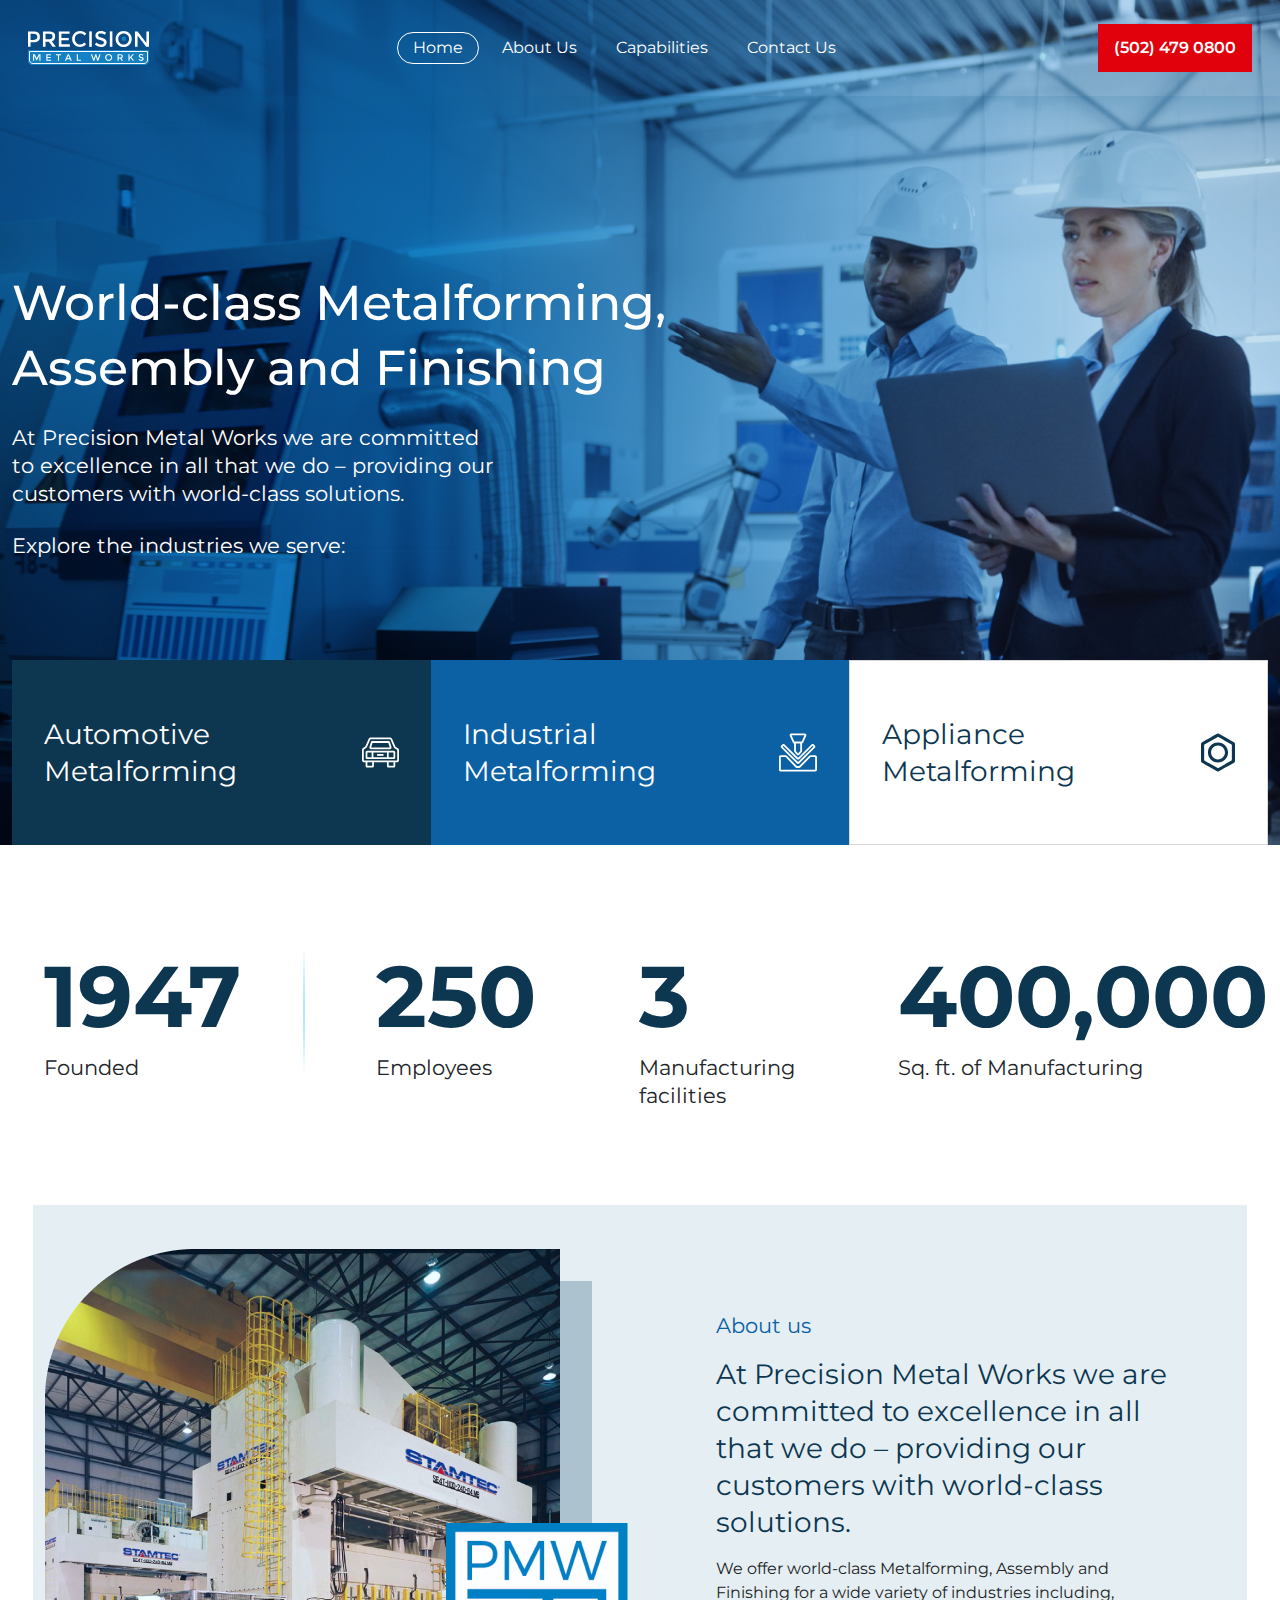
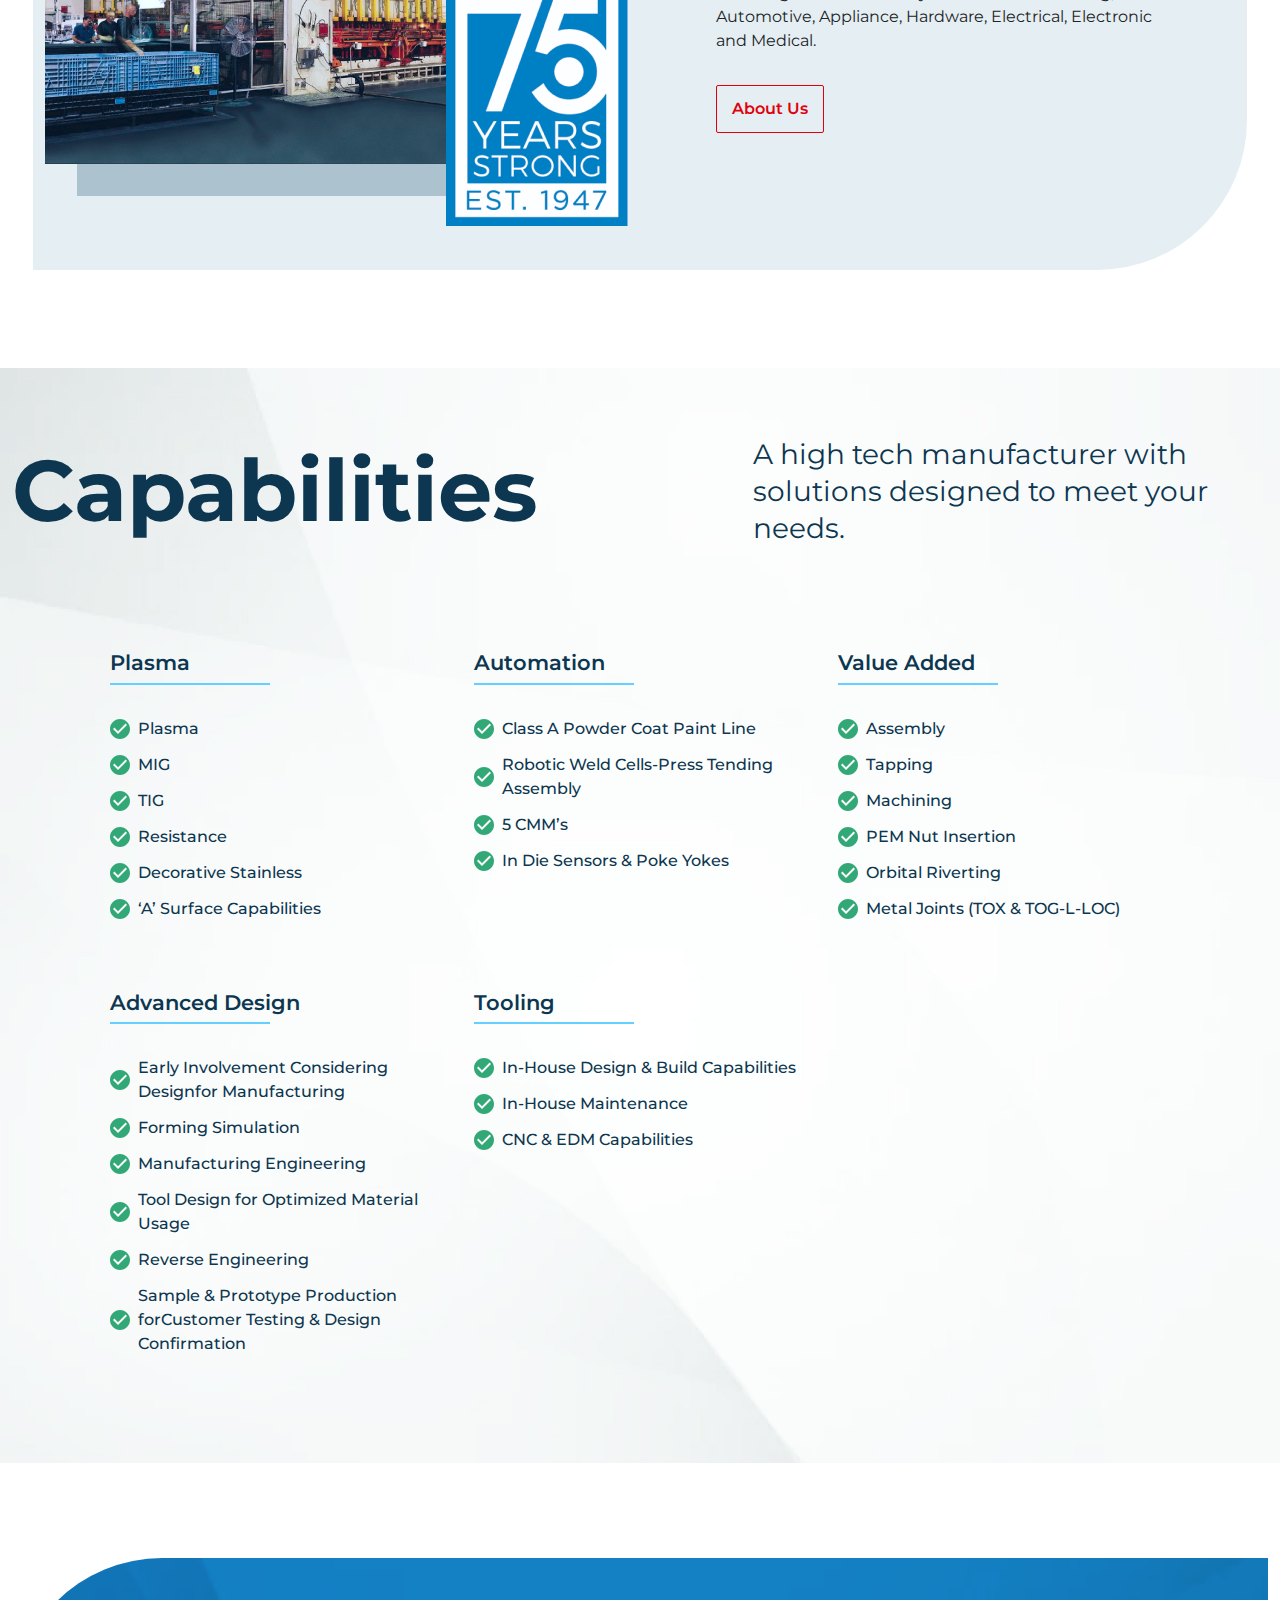
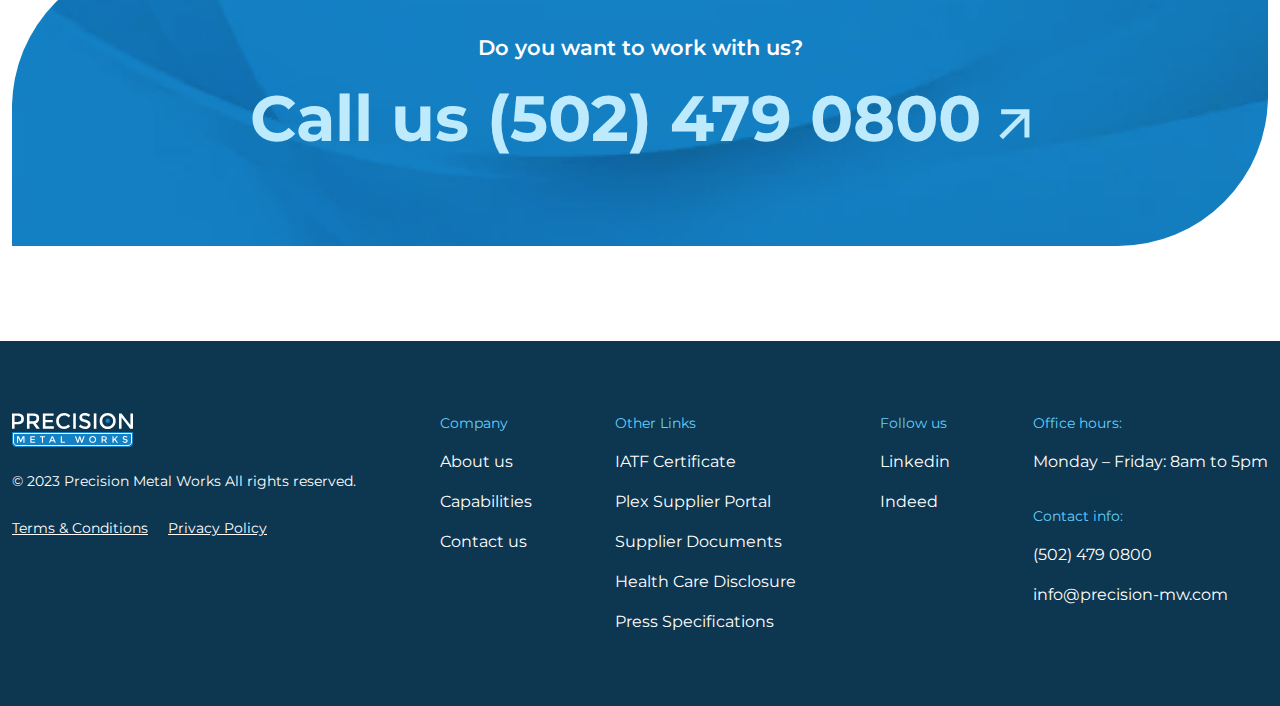
<file: index.html>
<!DOCTYPE html>
<html lang="en">

<head>
    <meta charset="UTF-8" />
    <meta name="viewport" content="width=device-width, initial-scale=1.0" />
    <title>Precision Metal Works</title>
    <link href="https://fonts.googleapis.com/css2?family=Montserrat:wght@400;500;600;700&display=swap" rel="stylesheet" />
    <link rel="stylesheet" href="./css/bootstrap.min.css" />
    <link rel="stylesheet" href="./css/custom.css" />
    <link rel="stylesheet" href="./css/responsive.css" />
</head>

<body>
    <div class="header-banner">
        <header class="header-area">
            <div class="container">
                <div class="row g-0 align-items-center justify-content-between">
                    <div class="col-lg-auto">
                        <div class="mobile-header"> <a href="index.html" class="logo"> <img src="./img/logo.svg" alt="logo" /> </a> <a href="#mainNavMenu" data-bs-toggle="collapse" class="mobile-bar" onclick="openMobileMenu()"> <span></span> <span></span> <span></span> </a> </div>
                    </div>
                    <div class="col-lg-auto navbar-expand-lg">
                        <nav class="nav-menu collapse navbar-collapse" id="mainNavMenu">
                            <ul>
                                <li class="current-menu-item"> <a href="index.html">Home</a> </li>
                                <li> <a href="about.html">About Us</a> </li>
                                <li> <a href="capabilities.html">Capabilities</a> </li>
                                <li> <a href="contact.html">Contact Us</a> </li>
                                <a href="tel:(502) 479 0800" class="red-bg-btn d-lg-none d-block">(502) 479 0800</a>
                            </ul>
                        </nav>
                    </div>
                    <div class="col-lg-auto d-none d-lg-block"> <a href="tel:(502) 479 0800" class="red-bg-btn">(502) 479 0800</a> </div>
                </div>
            </div>
        </header> 
        
        <!-- Banner-area -->
        <div class="banner-area">
            <div class="container">
                <div class="banner-content">
                    <h2>World-class Metalforming, Assembly and Finishing</h2>
                    <h5 class="mb-4">At Precision Metal Works we are committed to excellence in all that we do – providing our customers with world-class solutions.</h5>
                    <h5>Explore the industries we serve:</h5>
                </div>
                <div class="banner-bottom-content">
                    <div class="row g-0">
                        <div class="col-md-4">
                            <div class="banner-service-content automotive-metalforming">
                                <h4>Automotive Metalforming</h4>
                                <div class="banner-service-icon"> <img src="./img/banner-service-1.svg" alt="" /> </div>
                            </div>
                        </div>
                        <div class="col-md-4">
                            <div class="banner-service-content industrial-metalforming">
                                <h4>Industrial Metalforming</h4>
                                <div class="banner-service-icon"> <img src="./img/banner-service-2.svg" alt="" /> </div>
                            </div>
                        </div>
                        <div class="col-md-4">
                            <div class="banner-service-content appliance-metalforming">
                                <h4>Appliance Metalforming</h4>
                                <div class="banner-service-icon"> <img src="./img/banner-service-3.svg" alt="" /> </div>
                            </div>
                        </div>
                    </div>
                </div>
            </div>
        </div>
    </div> 

    <!-- Details area -->
    <section class="details-area">
        <div class="container">
            <div class="details-content">
                <div class="row justify-content-between">
                    <div class="col-lg-auto col-sm-6">
                        <div class="details-inner-content founded-details">
                            <h1>1947</h1>
                            <h5>Founded</h5>
                        </div>
                    </div>
                    <div class="col-lg-auto col-sm-6">
                        <div class="details-inner-content">
                            <h1>250</h1>
                            <h5>Employees</h5>
                        </div>
                    </div>
                    <div class="col-lg-auto col-sm-6">
                        <div class="details-inner-content">
                            <h1>3</h1>
                            <h5>Manufacturing <br> facilities</h5>
                        </div>
                    </div>
                    <div class="col-lg-auto col-sm-6">
                        <div class="details-inner-content">
                            <h1>400,000</h1>
                            <h5>Sq. ft. of Manufacturing</h5>
                        </div>
                    </div>
                </div>
            </div>
        </div>
    </section> 

    <!-- About Us -->
    <section class="about-us">
        <div class="container">
            <div class="row align-items-center">
                <div class="col-md">
                    <div class="about-left-img"> <img src="./img/about-us-left-img.png" alt="" />
                        <div class="about-short-img"> <img src="./img/about-us-small-img.png" alt="" /> </div>
                    </div>
                </div>
                <div class="col-md">
                    <div class="about-right-content">
                        <h5>About us</h5>
                        <h4>At Precision Metal Works we are committed to excellence in all that we do – providing our customers with world-class solutions.</h4>
                        <p>We offer world-class Metalforming, Assembly and Finishing for a wide variety of industries including, Automotive, Appliance, Hardware, Electrical, Electronic and Medical.</p>
                        <a href="about.html" class="red-btn">About Us</a>
                    </div>
                </div>
            </div>
        </div>
    </section> 

    <!-- Capabilities section -->
    <section class="capabilities-section">
        <div class="container">
            <div class="capabilities-content">
                <div class="row align-items-center">
                    <div class="col-md">
                        <div class="capabilities-heading">
                            <h1>Capabilities</h1>
                        </div>
                    </div>
                    <div class="col-md">
                        <div class="capabilities-desc">
                            <h4>A high tech manufacturer with solutions designed to meet your needs.</h4>
                        </div>
                    </div>
                </div>
            </div>
            <div class="div-1060">
                <div class="row custom-gutter">
                    <div class="col-md-4 col-sm-6">
                        <div class="capabilities-list">
                            <h5>Plasma</h5>
                            <ul>
                                <li>Plasma</li>
                                <li>MIG</li>
                                <li>TIG</li>
                                <li>Resistance</li>
                                <li>Decorative Stainless</li>
                                <li>‘A’ Surface Capabilities</li>
                            </ul>
                        </div>
                    </div>
                    <div class="col-md-4 col-sm-6">
                        <div class="capabilities-list">
                            <h5>Automation</h5>
                            <ul>
                                <li>Class A Powder Coat Paint Line</li>
                                <li>Robotic Weld Cells-Press Tending Assembly</li>
                                <li>5 CMM’s</li>
                                <li>In Die Sensors & Poke Yokes</li>
                            </ul>
                        </div>
                    </div>
                    <div class="col-md-4 col-sm-6">
                        <div class="capabilities-list">
                            <h5>Value Added</h5>
                            <ul>
                                <li>Assembly</li>
                                <li>Tapping</li>
                                <li>Machining</li>
                                <li>PEM Nut Insertion</li>
                                <li>Orbital Riverting</li>
                                <li>Metal Joints (TOX & TOG-L-LOC)</li>
                            </ul>
                        </div>
                    </div>
                    <div class="col-md-4 col-sm-6">
                        <div class="capabilities-list">
                            <h5>Advanced Design</h5>
                            <ul>
                                <li>Early Involvement Considering Designfor Manufacturing</li>
                                <li>Forming Simulation</li>
                                <li>Manufacturing Engineering</li>
                                <li>Tool Design for Optimized Material Usage</li>
                                <li>Reverse Engineering</li>
                                <li>Sample & Prototype Production forCustomer Testing & Design Confirmation</li>
                            </ul>
                        </div>
                    </div>
                    <div class="col-md-4 col-sm-6">
                        <div class="capabilities-list">
                            <h5>Tooling</h5>
                            <ul>
                                <li>In-House Design & Build Capabilities</li>
                                <li>In-House Maintenance</li>
                                <li>CNC & EDM Capabilities</li>
                            </ul>
                        </div>
                    </div>
                </div>
            </div>
        </div>
    </section> 
    
    <!-- Call Us -->
    <section class="call-us">
        <div class="container">
            <div class="call-us-content">
                <h5>Do you want to work with us?</h5>
                <a href="tel:(502) 479 0800">Call us (502) 479 0800 <img src="./img/arrow-right.svg" alt=""></a>
            </div>
        </div>
    </section> 
    
    <!-- Footer area -->
    <footer class="footer-area">
        <div class="container">
            <div class="row justify-content-between g-4">
                <div class="col-lg-auto">
                    <div class="footer-content"> 
                        <a href="index.html" class="footer-logo"><img src="./img/logo.svg" alt=""></a>
                        <p>&copy; 2023 Precision Metal Works All rights reserved.</p> <a href="terms-condition.html" class="footer-link">Terms & Conditions</a> <a href="privacy-policy.html" class="footer-link">Privacy Policy</a>
                    </div>
                </div>
                <div class="col-lg-auto">
                    <div class="footer-content company">
                        <h6>Company</h6>
                        <ul>
                            <li> <a href="about.html">About us</a> </li>
                            <li> <a href="capabilities.html">Capabilities</a> </li>
                            <li> <a href="contact.html">Contact us</a> </li>
                        </ul>
                    </div>
                </div>
                <div class="col-lg-auto">
                    <div class="footer-content other-link">
                        <h6>Other Links</h6>
                        <ul>
                            <li> <a href="./file/IATF.pdf" download >IATF Certificate</a> </li>
                            <li> <a href="http://plex.precision-mw.com/" target="_blank">Plex Supplier Portal</a> </li>
                            <li> <a href="supplier.html">Supplier Documents</a> </li>
                            <li> <a href="./file/HealtcareLink.txt" download >Health Care Disclosure</a> </li>
                            <li> <a href="./file/PressSpecs.pdf" download >Press Specifications</a> </li>
                        </ul>
                    </div>
                </div>
                <div class="col-lg-auto">
                    <div class="footer-content follow-us">
                        <h6>Follow us</h6>
                        <ul>
                            <li> <a href="https://www.linkedin.com/company/precision-mw" target="_blank">Linkedin</a> </li>
                            <li> <a href="https://www.indeed.com/cmp/Precision-Metal-Works/jobs" target="_blank">Indeed</a> </li>
                        </ul>
                    </div>
                </div>
                <div class="col-lg-auto">
                    <div class="footer-content office-hour">
                        <h6>Office hours:</h6>
                        <ul>
                            <li> <a href="#">Monday – Friday: 8am to 5pm</a> </li>
                        </ul>
                        <div class="footer-content contact-info">
                            <h6>Contact info:</h6>
                            <ul>
                                <li> <a href="tel:(502) 479 0800">(502) 479 0800</a> </li>
                                <li> <a href="mailto:info@precision-mw.com">info@precision-mw.com</a> </li>
                            </ul>
                        </div>
                    </div>
                </div>
            </div>
        </div>
    </footer>
    <script src="./js/jquery-3.6.4.min.js"></script>
    <script src="./js/bootstrap.min.js"></script>
    <script src="./js/main.js"></script>
</body>
</html>
</file>
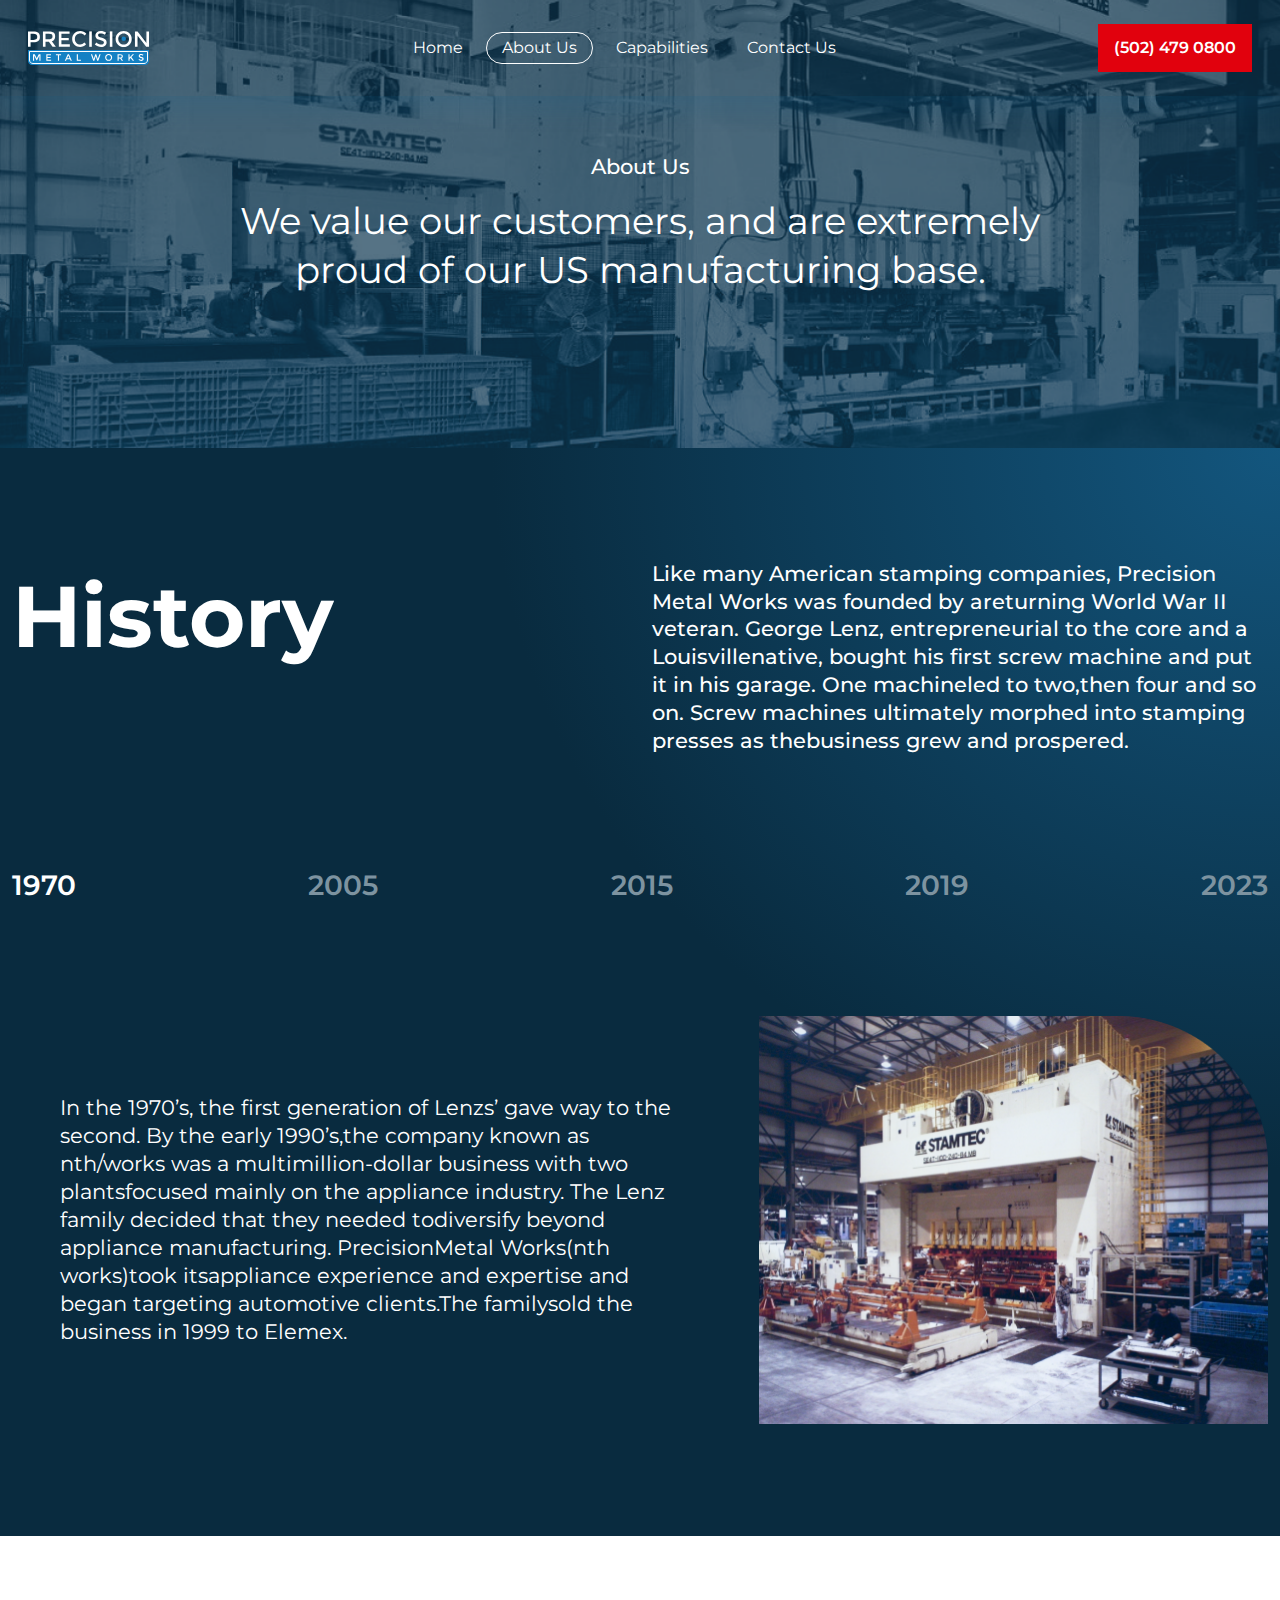
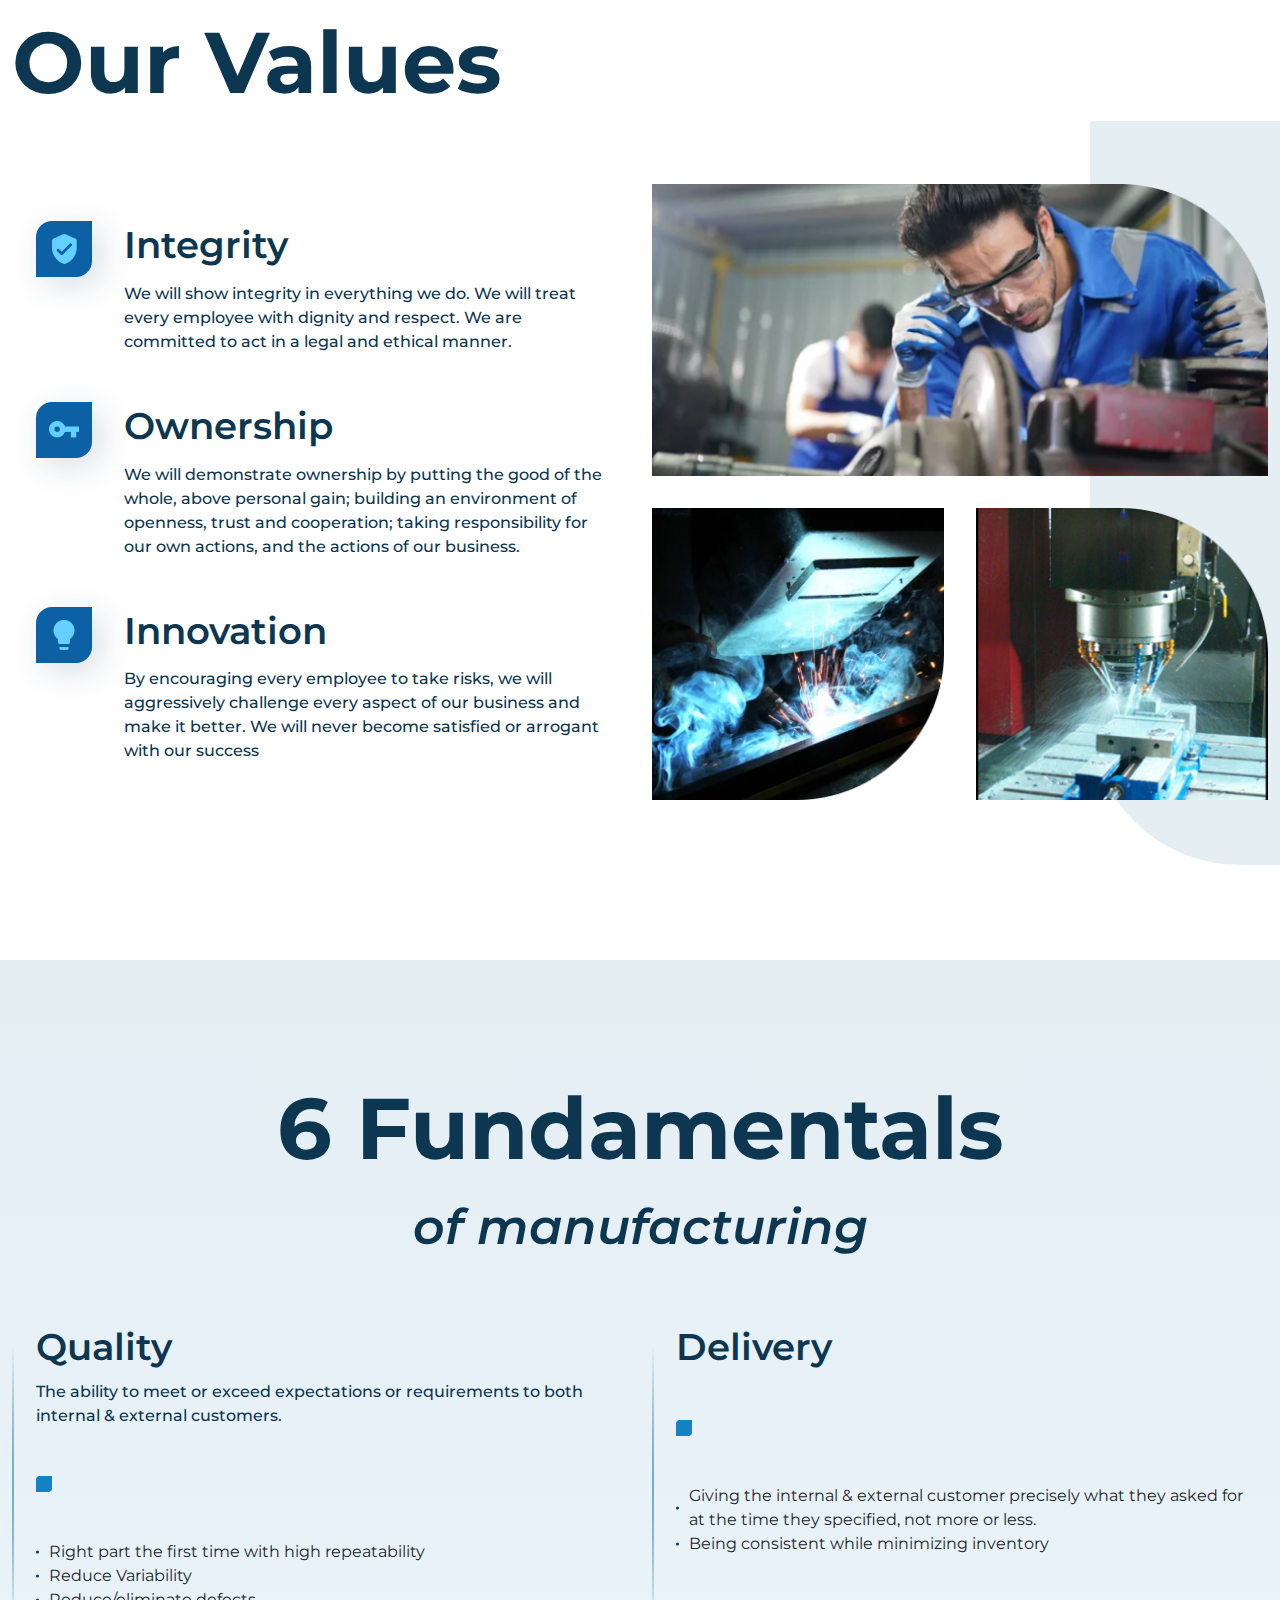
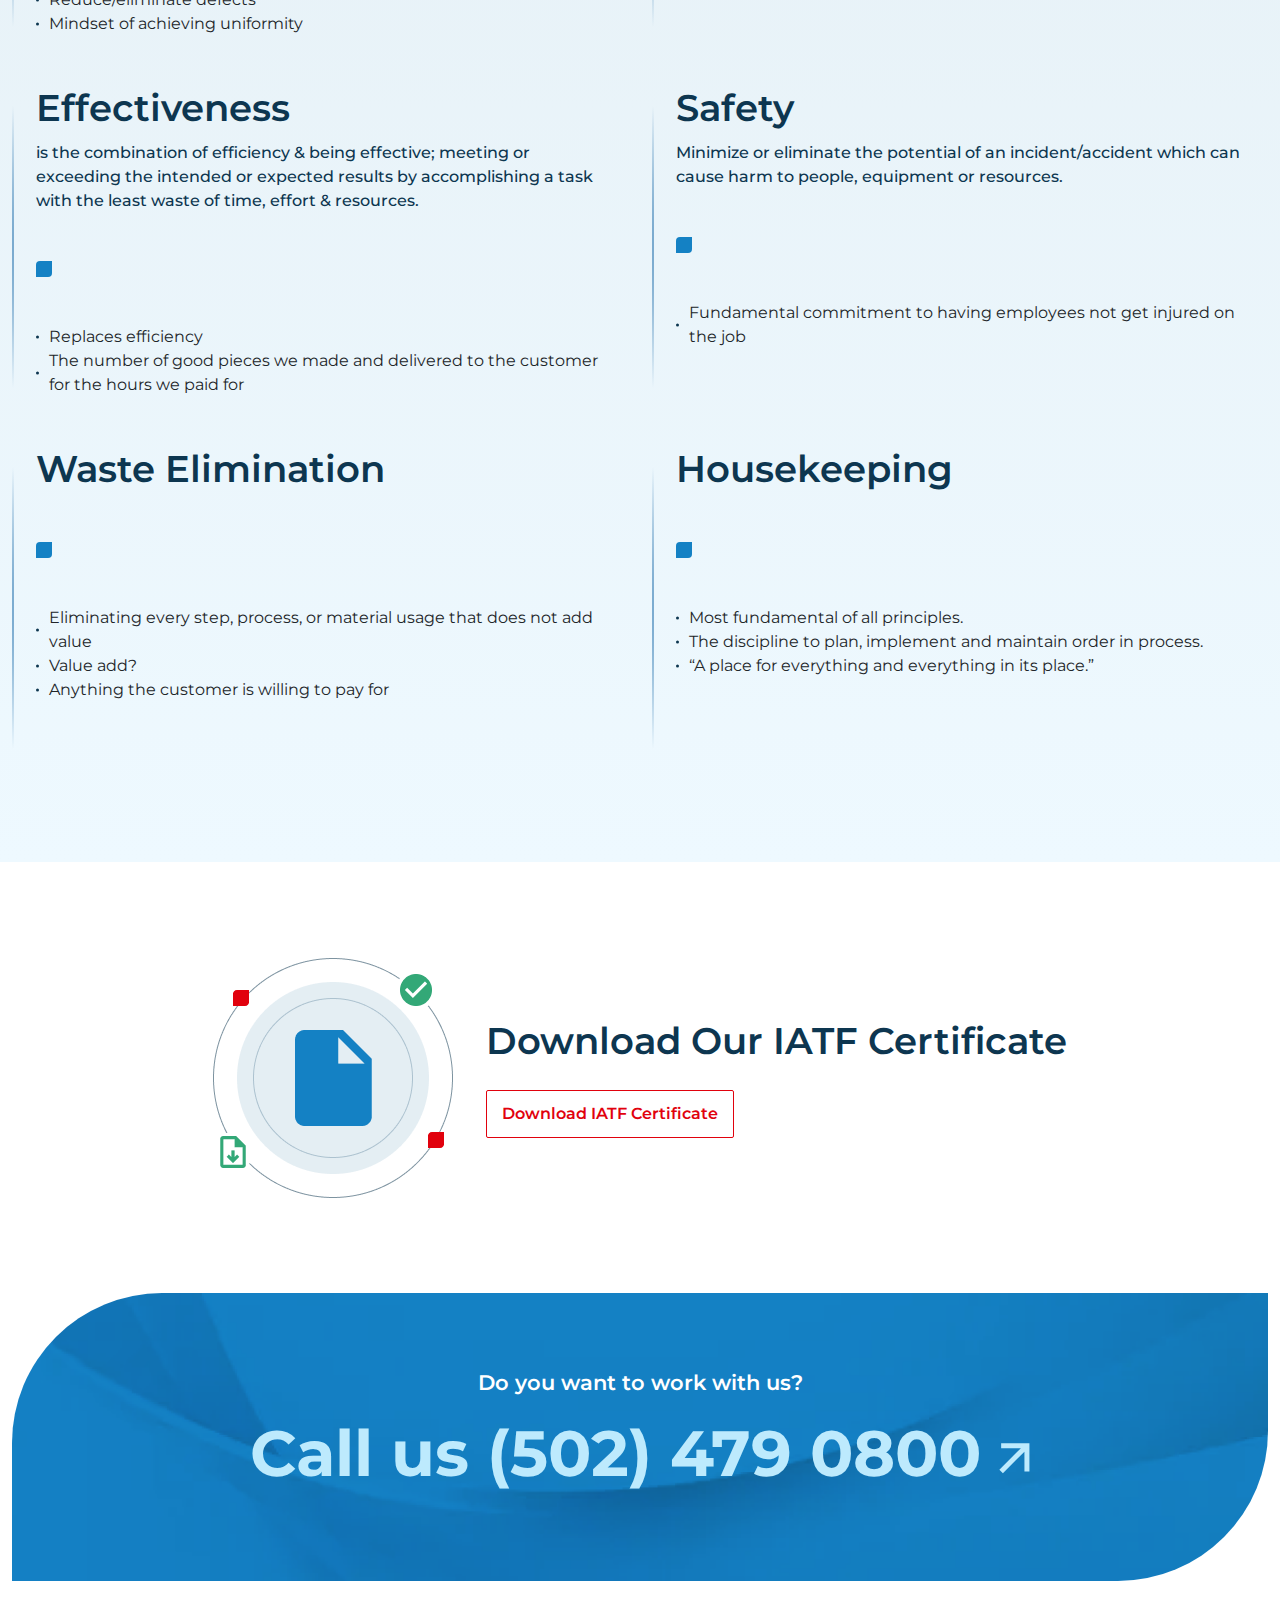
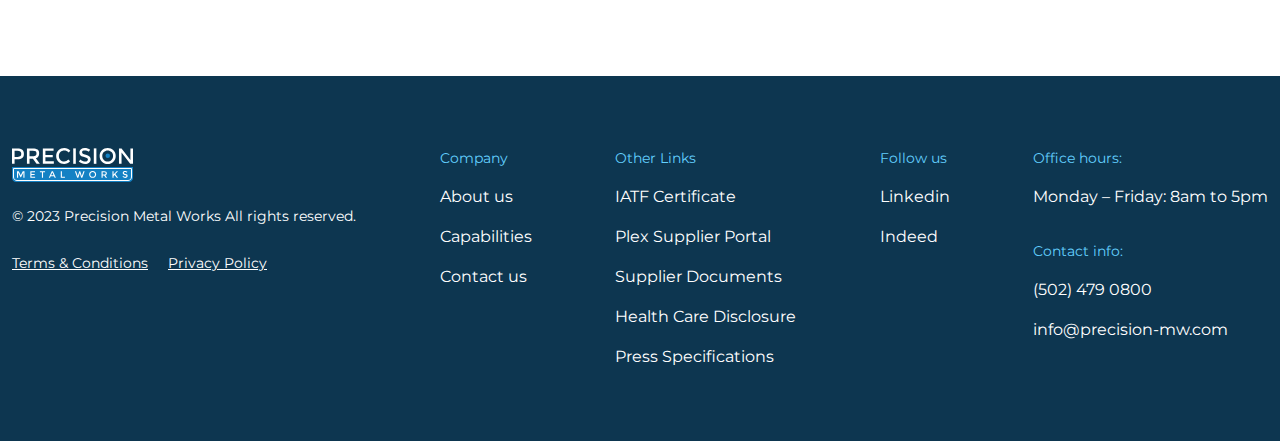
<file: about.html>
<!DOCTYPE html>
<html lang="en">
<head>
    <meta charset="UTF-8" />
    <meta name="viewport" content="width=device-width, initial-scale=1.0" />
    <title>Precision Metal Works | About Us</title>
    <link href="https://fonts.googleapis.com/css2?family=Montserrat:wght@400;500;600;700&display=swap" rel="stylesheet" />
    <link rel="stylesheet" href="./css/bootstrap.min.css" />
    <link rel="stylesheet" href="./css/custom.css" />
    <link rel="stylesheet" href="./css/responsive.css" />
</head>
<body>
    <div class="about-banner">
        <header class="header-area">
            <div class="container">
                <div class="row g-0 align-items-center justify-content-between">
                    <div class="col-lg-auto">
                        <div class="mobile-header"> <a href="index.html" class="logo"> <img src="./img/logo.svg" alt="logo" /> </a> <a href="#mainNavMenu" data-bs-toggle="collapse" class="mobile-bar" onclick="openMobileMenu()"> <span></span> <span></span> <span></span> </a> </div>
                    </div>
                    <div class="col-lg-auto navbar-expand-lg">
                        <nav class="nav-menu collapse navbar-collapse" id="mainNavMenu">
                            <ul>
                                <li> <a href="index.html">Home</a> </li>
                                <li class="current-menu-item"> <a href="about.html">About Us</a> </li>
                                <li> <a href="capabilities.html">Capabilities</a> </li>
                                <li> <a href="contact.html">Contact Us</a> </li>
                                <a href="tel:(502) 479 0800" class="red-bg-btn d-lg-none d-block">(502) 479 0800</a>
                            </ul>
                        </nav>
                    </div>
                    <div class="col-lg-auto d-none d-lg-block"> <a href="tel:(502) 479 0800" class="red-bg-btn">(502) 479 0800</a> </div>
                </div>
            </div>
        </header>

        <div class="about-us-banner-content">
            <div class="container">
                <h5>About Us</h5>
                <h3>We value our customers, and are extremely proud of our US manufacturing base.</h3>
            </div>
        </div>
    </div>


    <!-- History Section -->
    <section class="history-section">
        <div class="container">
            <div class="row align-items-lg-start align-items-md-center">
                <div class="col-md">
                    <div class="history-heading">
                        <h1>History</h1>
                    </div>
                </div>
                <div class="col-md">
                    <div class="history-desc">
                        <h5>Like many American stamping companies, Precision Metal Works was founded by areturning World War II veteran. George Lenz, entrepreneurial to the core and a Louisvillenative, bought his first screw machine and put it in his garage. One machineled to two,then four and so on. Screw machines ultimately morphed into stamping presses as thebusiness grew and prospered.</h5>
                    </div>
                </div>
            </div>

            <ul class="nav history-nav">
                <li><a class="active" href="#tab-1" data-bs-toggle="tab">1970</a></li>
                <li><a href="#tab-2" data-bs-toggle="tab">2005</a></li>
                <li><a href="#tab-3" data-bs-toggle="tab">2015</a></li>
                <li><a href="#tab-4" data-bs-toggle="tab">2019</a></li>
                <li><a href="#tab-5" data-bs-toggle="tab">2023</a></li>
             </ul>

            <div class="tab-content">
                <div class="tab-pane fade active show" id="tab-1">
                    <div class="row align-items-center justify-content-between">
                        <div class="col-md-7">
                            <div class="left-content">
                                <h5>In the 1970’s, the first generation of Lenzs’ gave way to the second. By the early 1990’s,the company known as nth/works was a multimillion-dollar business with two plantsfocused mainly on the appliance industry. The Lenz family decided that they needed todiversify beyond appliance manufacturing. PrecisionMetal Works(nth works)took itsappliance experience and expertise and began targeting automotive clients.The familysold the business in 1999 to Elemex.</h5>
                            </div>
                        </div>
                        <div class="col-md-5">
                            <div class="right-img">
                                <img src="./img/Image history.png" alt="">
                            </div>
                        </div>
                    </div>
                    </div>

                    <div class="tab-pane fade" id="tab-2">
                    <div class="row align-items-center justify-content-between">
                        <div class="col-md-7">
                            <div class="left-content">
                                <h5>In the 1970’s, the first generation of Lenzs’ gave way to the second. By the early 1990’s,the company known as nth/works was a multimillion-dollar business with two plantsfocused mainly on the appliance industry. The Lenz family decided that they needed todiversify beyond appliance manufacturing. PrecisionMetal Works(nth works)took itsappliance experience and expertise and began targeting automotive clients.The familysold the business in 1999 to Elemex.</h5>
                            </div>
                        </div>
                        <div class="col-md-5">
                            <div class="right-img">
                                <img src="./img/Image history.png" alt="">
                            </div>
                        </div>
                    </div>
                    </div>
                </div>
        </div>
    </section>

    <section class="our-values">
        <div class="container">
            <h1>Our Values</h1>
            <div class="row align-items-center gy-5 flex-column-reverse flex-md-row">
                <div class="col-md">
                    <div class="our-value-box p-lg-4">
                        <div class="our-value-content">
                            <div class="our-value-check"><img src="./img/value-check.png" alt=""></div>
                            <div class="our-value-inner-content">
                                <h3>Integrity</h3>
                                <p>We will show integrity in everything we do. We will treat every employee with dignity and respect. We are committed to act in a legal and ethical manner.</p>
                            </div>
                        </div>
                        <div class="our-value-content">
                            <div class="our-value-check"><img src="./img/value-key.png" alt=""></div>
                            <div class="our-value-inner-content">
                                <h3>Ownership</h3>
                                <p>We will demonstrate ownership by putting the good of the whole, above personal gain; building an environment of openness, trust and cooperation; taking responsibility for our own actions, and the actions of our business.</p>
                            </div>
                        </div>
                        <div class="our-value-content">
                            <div class="our-value-check"><img src="./img/value-3.png" alt=""></div>
                            <div class="our-value-inner-content">
                                <h3>Innovation</h3>
                                <p>By encouraging every employee to take risks, we will aggressively challenge every aspect of our business and make it better. We will never become satisfied or arrogant with our success</p>
                            </div>
                        </div>
                    </div>
                </div>
                <div class="col-md">
                    <div class="value-img-content">
                        <img src="./img/value-img-1.png" alt="">
                        <img src="./img/value-img-3.png" alt="">
                        <img src="./img/value-img-2.png" alt="">
                    </div>
                </div>
            </div>
        </div>
    </section>

    <!-- Fundamental section -->
    <section class="fundamental-sec">
        <div class="container">
            <div class="fundamental-heading">
                <h1>6 Fundamentals</h1>
                <h2>of manufacturing </h2>
            </div>
            <div class="row">
                <div class="col-md-6">
                    <div class="fundamental-content">
                        <h3>Quality</h3>
                        <p>The ability to meet or exceed expectations or requirements to both internal & external customers.</p>
                        <span class="fund-icon"></span>
                        <div class="fundamental-list">
                            <ul>
                                <li>Right part the first time with high repeatability</li>
                                <li>Reduce Variability</li>
                                <li>Reduce/eliminate defects</li>
                                <li>Mindset of achieving uniformity</li>
                            </ul>
                        </div>
                    </div>
                </div>
                <div class="col-md-6">
                    <div class="fundamental-content">
                        <h3>Delivery</h3>
                        <span class="fund-icon"></span>
                        <div class="fundamental-list">
                            <ul>
                                <li>Giving the internal & external customer precisely what they asked for at the time they specified, not more or less.</li>
                                <li>Being consistent while minimizing inventory</li>
                            </ul>
                        </div>
                    </div>
                </div>
                <div class="col-md-6">
                    <div class="fundamental-content">
                        <h3>Effectiveness</h3>
                        <p>is the combination of efficiency & being effective; meeting or exceeding the intended or expected results by accomplishing a task with the least waste of time, effort & resources.</p>
                        <span class="fund-icon"></span>
                        <div class="fundamental-list">
                            <ul>
                                <li>Replaces efficiency</li>
                                <li>The number of good pieces we made and delivered to the customer for the hours we paid for</li>
                            </ul>
                        </div>
                    </div>
                </div>
                <div class="col-md-6">
                    <div class="fundamental-content">
                        <h3>Safety</h3>
                        <p>Minimize or eliminate the potential of an incident/accident which can cause harm to people, equipment or resources.</p>
                        <span class="fund-icon"></span>
                        <div class="fundamental-list">
                            <ul>
                                <li>Fundamental commitment to having employees not get injured on the job</li>
                            </ul>
                        </div>
                    </div>
                </div>
                <div class="col-md-6">
                    <div class="fundamental-content">
                        <h3>Waste Elimination</h3>
                        <span class="fund-icon"></span>
                        <div class="fundamental-list">
                            <ul>
                                <li>Eliminating every step, process, or material usage that does not add value </li>
                                <li>Value add?</li>
                                <li>Anything the customer is willing to pay for</li>
                            </ul>
                        </div>
                    </div>
                </div>
                <div class="col-md-6">
                    <div class="fundamental-content">
                        <h3>Housekeeping</h3>
                        <span class="fund-icon"></span>
                        <div class="fundamental-list">
                            <ul>
                                <li>Most fundamental of all principles.</li>
                                <li>The discipline to plan, implement and maintain order in process.</li>
                                <li>“A place for everything and everything in its place.”</li>
                            </ul>
                        </div>
                    </div>
                </div>
            </div>
        </div>
    </section>

    <!-- Our certificate -->
    <section class="our-certificate">
        <div class="container">
            <div class="our-certificate-content">
                <img src="./img/certificate-img.png" alt="">
                <div class="certificate-right-content">
                    <h3>Download Our IATF Certificate</h3>
                    <a href="#" class="red-btn">Download IATF Certificate</a>
                </div>
            </div>
        </div>
    </section>


     
    <!-- Call Us -->
    <section class="call-us">
        <div class="container">
            <div class="call-us-content">
                <h5>Do you want to work with us?</h5>
                <a href="tel:(502) 479 0800">Call us (502) 479 0800 <img src="./img/arrow-right.svg" alt=""></a>
            </div>
        </div>
    </section> 
    
    <!-- Footer area -->
    <footer class="footer-area">
        <div class="container">
            <div class="row justify-content-between g-4">
                <div class="col-lg-auto">
                    <div class="footer-content"> 
                        <a href="index.html" class="footer-logo"><img src="./img/logo.svg" alt=""></a>
                        <p>&copy; 2023 Precision Metal Works All rights reserved.</p> <a href="terms-condition.html" class="footer-link">Terms & Conditions</a> <a href="privacy-policy.html" class="footer-link">Privacy Policy</a>
                    </div>
                </div>
                <div class="col-lg-auto">
                    <div class="footer-content company">
                        <h6>Company</h6>
                        <ul>
                            <li> <a href="about.html">About us</a> </li>
                            <li> <a href="capabilities.html">Capabilities</a> </li>
                            <li> <a href="contact.html">Contact us</a> </li>
                        </ul>
                    </div>
                </div>
                <div class="col-lg-auto">
                    <div class="footer-content other-link">
                        <h6>Other Links</h6>
                        <ul>
                            <li> <a href="./file/IATF.pdf" download >IATF Certificate</a> </li>
                            <li> <a href="http://plex.precision-mw.com/" target="_blank">Plex Supplier Portal</a> </li>
                            <li> <a href="supplier.html">Supplier Documents</a> </li>
                            <li> <a href="./file/HealtcareLink.txt" download >Health Care Disclosure</a> </li>
                            <li> <a href="./file/PressSpecs.pdf" download >Press Specifications</a> </li>
                        </ul>
                    </div>
                </div>
                <div class="col-lg-auto">
                    <div class="footer-content follow-us">
                        <h6>Follow us</h6>
                        <ul>
                            <li> <a href="https://www.linkedin.com/company/precision-mw" target="_blank">Linkedin</a> </li>
                            <li> <a href="https://www.indeed.com/cmp/Precision-Metal-Works/jobs" target="_blank">Indeed</a> </li>
                        </ul>
                    </div>
                </div>
                <div class="col-lg-auto">
                    <div class="footer-content office-hour">
                        <h6>Office hours:</h6>
                        <ul>
                            <li> <a href="#">Monday – Friday: 8am to 5pm</a> </li>
                        </ul>
                        <div class="footer-content contact-info">
                            <h6>Contact info:</h6>
                            <ul>
                                <li> <a href="tel:(502) 479 0800">(502) 479 0800</a> </li>
                                <li> <a href="mailto:info@precision-mw.com">info@precision-mw.com</a> </li>
                            </ul>
                        </div>
                    </div>
                </div>
            </div>
        </div>
    </footer>
    <script src="./js/jquery-3.6.4.min.js"></script>
    <script src="./js/bootstrap.min.js"></script>
    <script src="./js/main.js"></script>
</body>
</html>
</file>
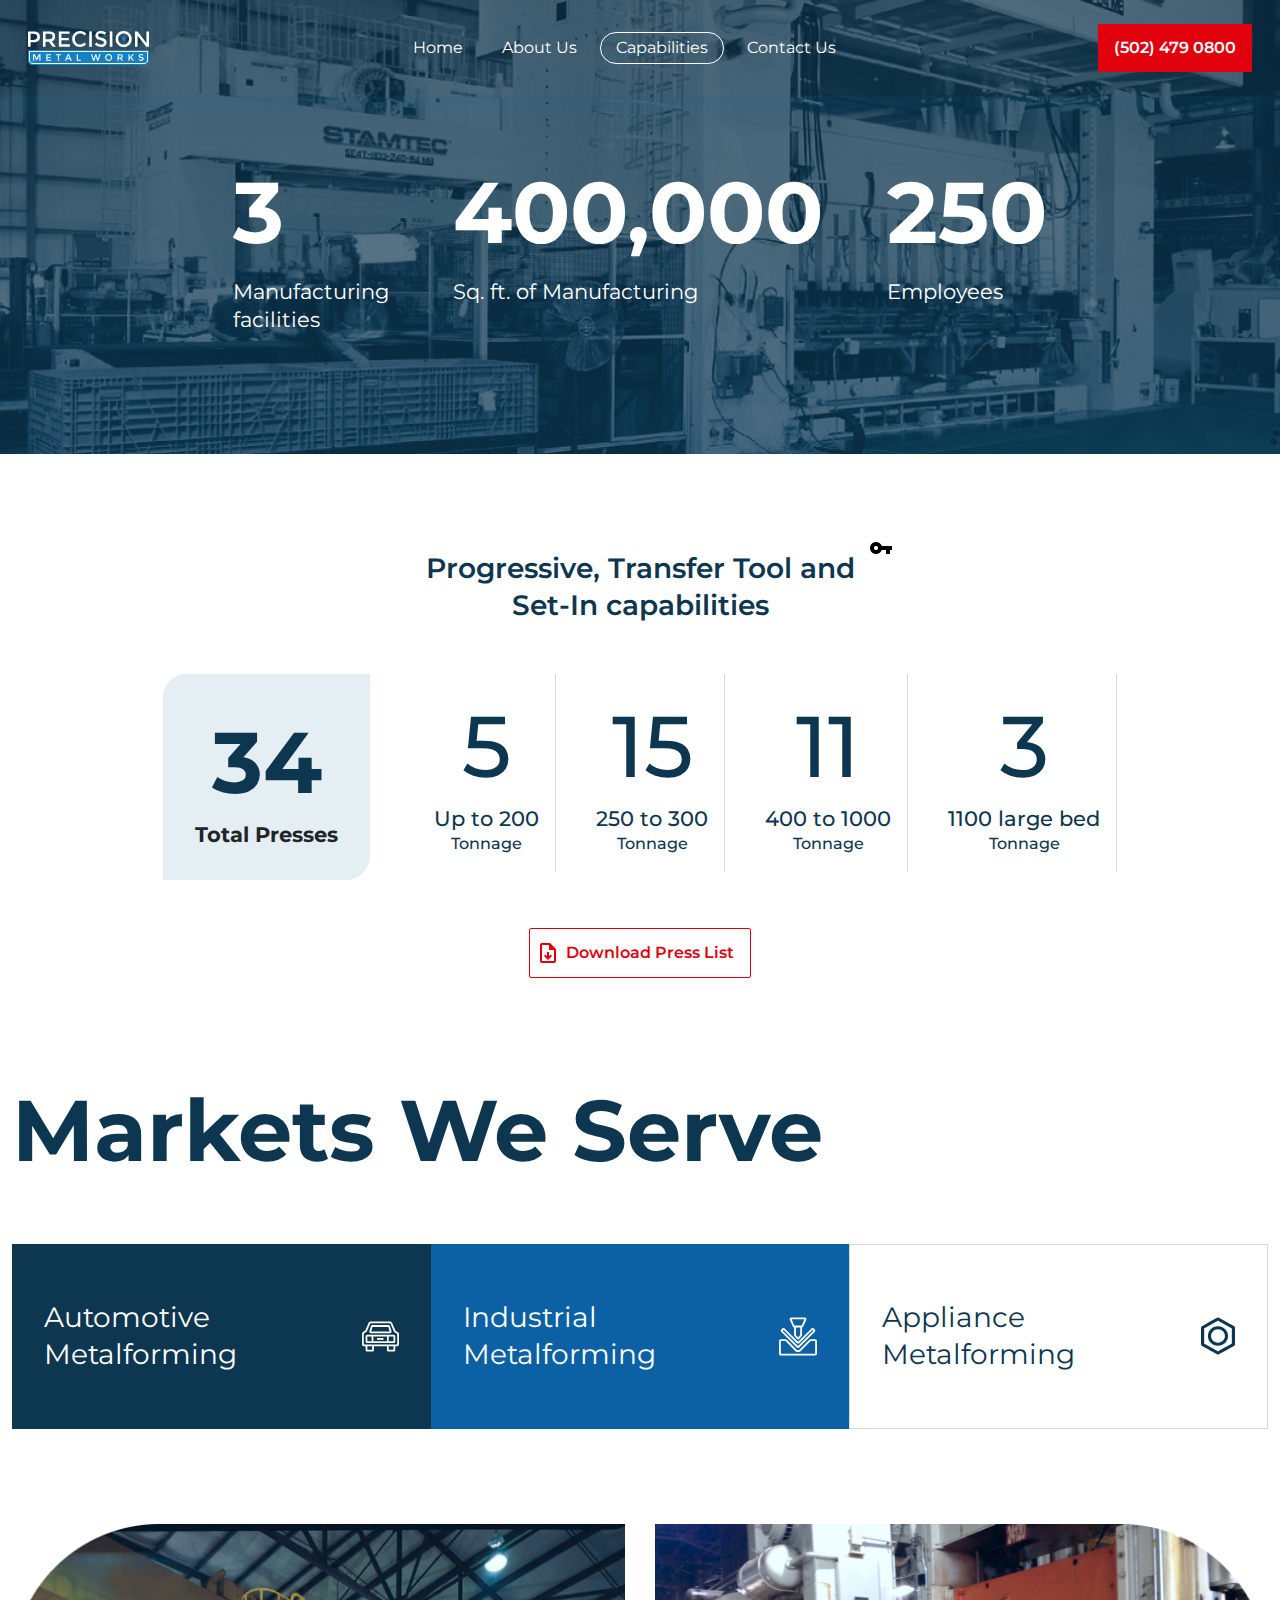
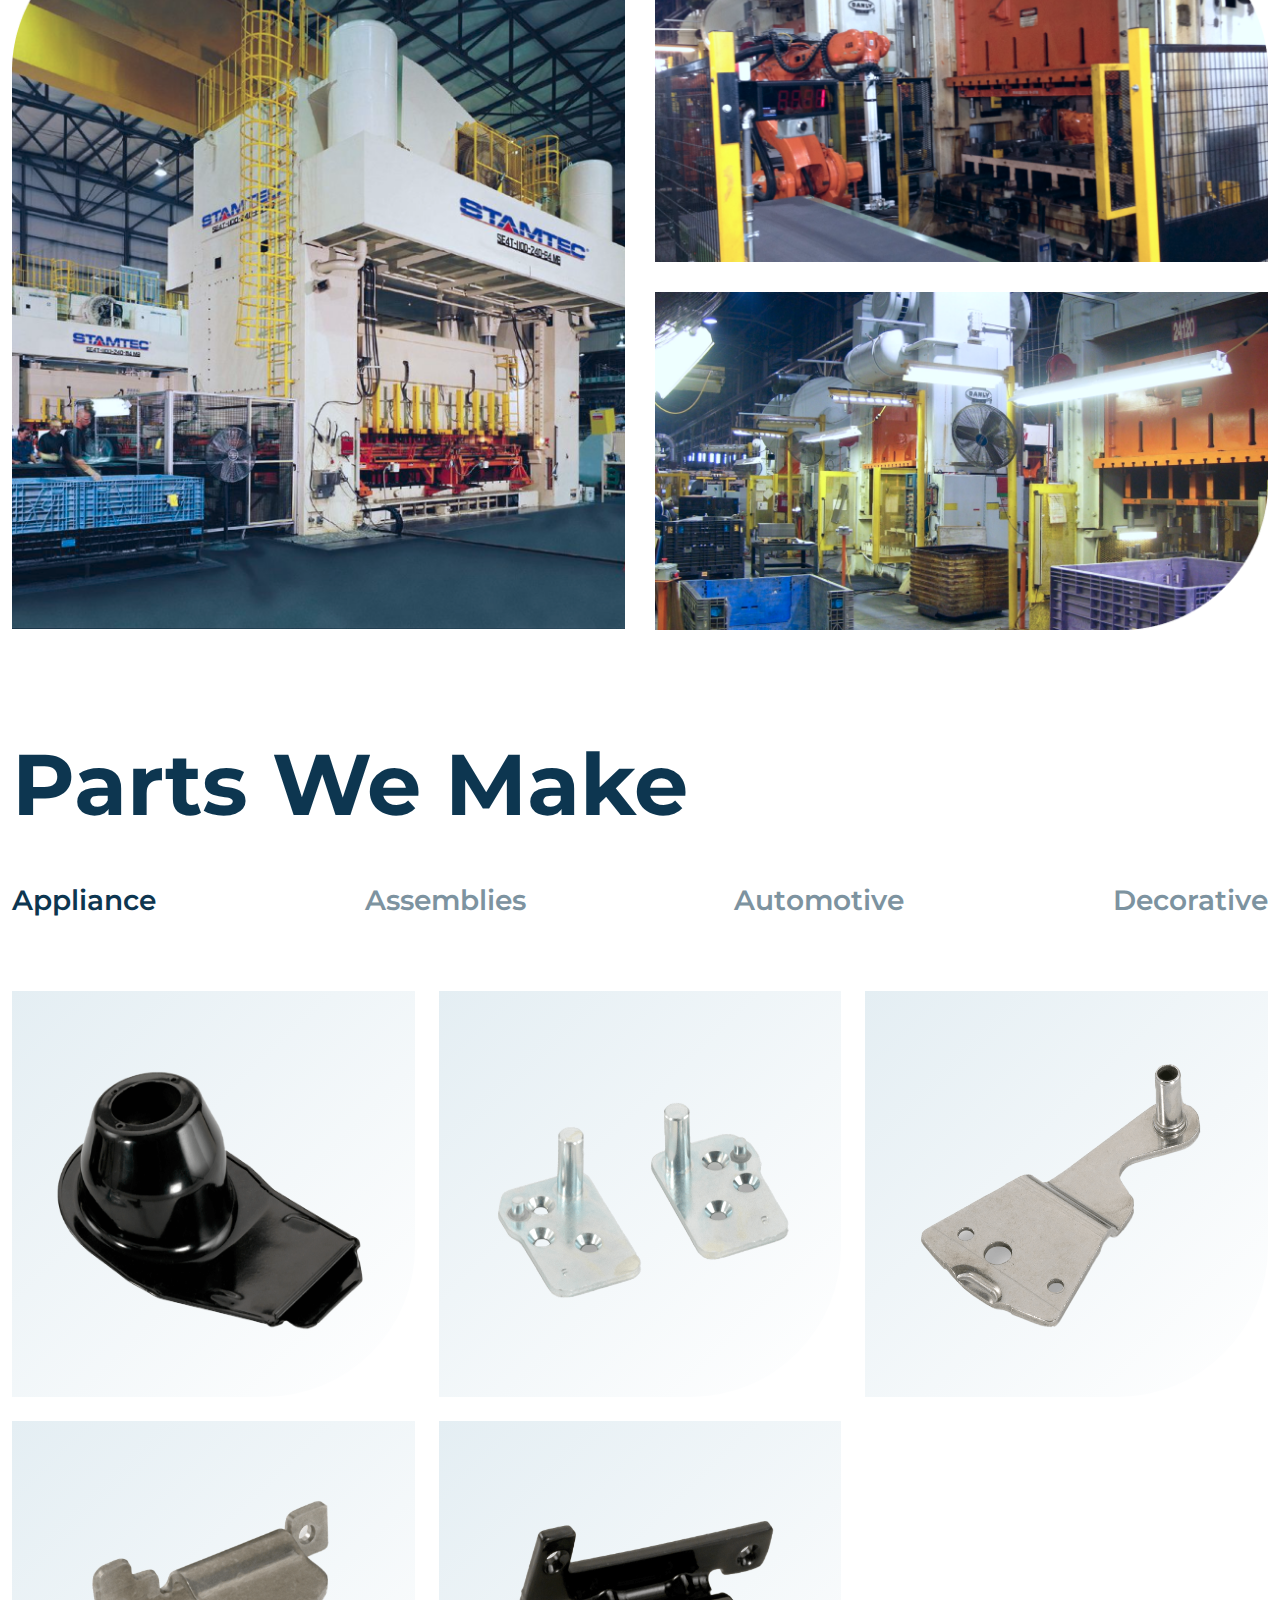
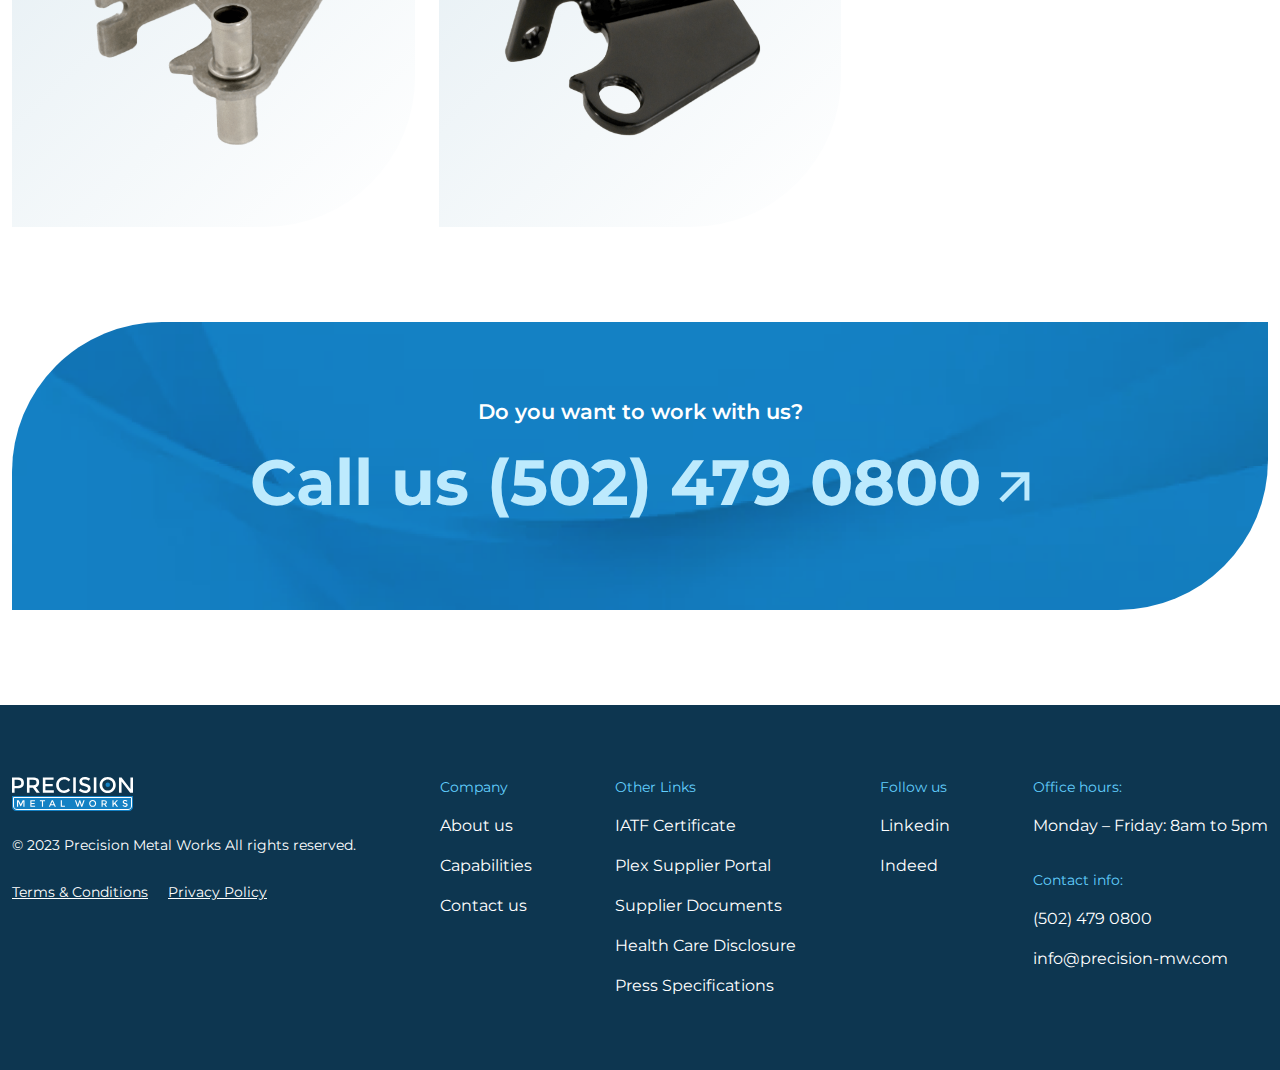
<file: capabilities.html>
<!DOCTYPE html>
<html lang="en">
<head>
    <meta charset="UTF-8" />
    <meta name="viewport" content="width=device-width, initial-scale=1.0" />
    <title>Precision Metal Works | Capabilities</title>
    <link href="https://fonts.googleapis.com/css2?family=Montserrat:wght@400;500;600;700&display=swap" rel="stylesheet" />
    <link rel="stylesheet" href="./css/bootstrap.min.css" />
    <link rel="stylesheet" href="./css/custom.css" />
    <link rel="stylesheet" href="./css/responsive.css" />
</head>
<body>
    <div class="about-banner">
        <header class="header-area">
            <div class="container">
                <div class="row g-0 align-items-center justify-content-between">
                    <div class="col-lg-auto">
                        <div class="mobile-header"> <a href="index.html" class="logo"> <img src="./img/logo.svg" alt="logo" /> </a> <a href="#mainNavMenu" data-bs-toggle="collapse" class="mobile-bar" onclick="openMobileMenu()"> <span></span> <span></span> <span></span> </a> </div>
                    </div>
                    <div class="col-lg-auto navbar-expand-lg">
                        <nav class="nav-menu collapse navbar-collapse" id="mainNavMenu">
                            <ul>
                                <li> <a href="index.html">Home</a> </li>
                                <li> <a href="about.html">About Us</a> </li>
                                <li class="current-menu-item"> <a href="capabilities.html">Capabilities</a> </li>
                                <li> <a href="contact.html">Contact Us</a> </li>
                                <a href="tel:(502) 479 0800" class="red-bg-btn d-lg-none d-block">(502) 479 0800</a>
                            </ul>
                        </nav>
                    </div>
                    <div class="col-lg-auto d-none d-lg-block"> <a href="tel:(502) 479 0800" class="red-bg-btn">(502) 479 0800</a> </div>
                </div>
            </div>
        </header>

        <div class="capabilities-details">
            <div class="container">
                <div class="cap-details-content">
                    <div class="cap-details-inner-content">
                        <h1>3</h1>
                        <h5>Manufacturing<br>facilities</h5>
                    </div>
                    <div class="cap-details-inner-content">
                        <h1>400,000</h1>
                        <h5>Sq. ft. of Manufacturing</h5>
                    </div>
                    <div class="cap-details-inner-content">
                        <h1>250</h1>
                        <h5>Employees</h5>
                    </div>
                </div>
            </div>
        </div>
    </div>

    <!-- Total presses -->
    <section class="total-presses-sec text-center">
        <div class="container">
            <div class="total-presses-heading">
                <h4>Progressive, Transfer Tool and Set-In capabilities</h4>
                <span><img src="./img/total-key.png" alt=""></span>
            </div>
        
            <div class="row justify-content-center">
                <div class="col-lg-auto col-sm">
                    <div class="total-press">
                        <h1>34</h1>
                        <h5>Total Presses</h5>
                    </div>
                </div>
                <div class="col-lg-auto col-sm">
                    <div class="progressive-content">
                        <h1>5</h1>
                        <h5>Up to 200</h5>
                        <p>Tonnage</p>
                    </div>
                </div>
                <div class="col-lg-auto col-sm">
                    <div class="progressive-content">
                        <h1>15</h1>
                        <h5>250 to 300</h5>
                        <p>Tonnage</p>
                    </div>
                </div>
                <div class="col-lg-auto col-sm">
                    <div class="progressive-content">
                        <h1>11</h1>
                        <h5>400 to 1000</h5>
                        <p>Tonnage</p>
                    </div>
                </div>
                <div class="col-lg-auto col-sm">
                    <div class="progressive-content">
                        <h1>3</h1>
                        <h5>1100 large bed</h5>
                        <p>Tonnage</p>
                    </div>
                </div>
            </div>

            <div class="mt-5">
                <a href="#" class="red-btn download-press-btn">Download Press List</a>
            </div>
        </div>
    </section>

    <!-- Market we Serve -->
    <section class="market-we-serve">
        <div class="container">
            <h1>Markets We Serve</h1>
            <div class="banner-bottom-content">
                <div class="row g-0">
                    <div class="col-md-4">
                        <div class="banner-service-content automotive-metalforming">
                            <h4>Automotive Metalforming</h4>
                            <div class="banner-service-icon"> <img src="./img/banner-service-1.svg" alt="" /> </div>
                        </div>
                    </div>
                    <div class="col-md-4">
                        <div class="banner-service-content industrial-metalforming">
                            <h4>Industrial Metalforming</h4>
                            <div class="banner-service-icon"> <img src="./img/banner-service-2.svg" alt="" /> </div>
                        </div>
                    </div>
                    <div class="col-md-4">
                        <div class="banner-service-content appliance-metalforming">
                            <h4>Appliance Metalforming</h4>
                            <div class="banner-service-icon"> <img src="./img/banner-service-3.svg" alt="" /> </div>
                        </div>
                    </div>
                </div>
            </div>

            <div class="market-gallery">
                <div class="gallery-first">
                    <img src="./img/market-1.png" alt="">
                </div>
                <div class="gallery-dual">
                    <img src="./img/market-2.png" alt="">
                    <img src="./img/market-3.png" alt="">
                </div>
            </div>

        </div>
    </section>

    <section class="parts-we-made">
        <div class="container">
            <div class="parts-we-made-nav">
                <h1>Parts We Make</h1>
                <ul class="nav history-nav">
                    <li><a class="active" href="#tab-1" data-bs-toggle="tab">Appliance</a></li>
                    <li><a href="#tab-2" data-bs-toggle="tab">Assemblies</a></li>
                    <li><a href="#tab-3" data-bs-toggle="tab">Automotive</a></li>
                    <li><a href="#tab-4" data-bs-toggle="tab">Decorative</a></li>
                </ul>
            </div>
            <div class="parts-we-made-tab">
                <div class="tab-content">
                    <div class="tab-pane fade active show" id="tab-1">
                        <div class="row g-4 align-items-center">
                            <div class="col-md-4 col-sm-6">
                                <div class="parts-gallery">
                                    <img src="./img/appliance-01.png" alt="">
                                </div>
                            </div>
                            <div class="col-md-4 col-sm-6">
                                <div class="parts-gallery">
                                    <img src="./img/appliance-02.png" alt="">
                                </div>
                            </div>
                            <div class="col-md-4 col-sm-6">
                                <div class="parts-gallery">
                                    <img src="./img/appliance-03.png" alt="">
                                </div>
                            </div>
                            <div class="col-md-4 col-sm-6">
                                <div class="parts-gallery">
                                    <img src="./img/appliance-04.png" alt="">
                                </div>
                            </div>
                            <div class="col-md-4 col-sm-6">
                                <div class="parts-gallery">
                                    <img src="./img/appliance-05.png" alt="">
                                </div>
                            </div>
                        </div>
                    </div>
                </div>
            </div>
        </div>
    </section>

    
    
    <!-- Call Us -->
    <section class="call-us">
        <div class="container">
            <div class="call-us-content">
                <h5>Do you want to work with us?</h5>
                <a href="tel:(502) 479 0800">Call us (502) 479 0800 <img src="./img/arrow-right.svg" alt=""></a>
            </div>
        </div>
    </section> 
    
    <!-- Footer area -->
    <footer class="footer-area">
        <div class="container">
            <div class="row justify-content-between g-4">
                <div class="col-lg-auto">
                    <div class="footer-content"> 
                        <a href="index.html" class="footer-logo"><img src="./img/logo.svg" alt=""></a>
                        <p>&copy; 2023 Precision Metal Works All rights reserved.</p> <a href="terms-condition.html" class="footer-link">Terms & Conditions</a> <a href="privacy-policy.html" class="footer-link">Privacy Policy</a>
                    </div>
                </div>
                <div class="col-lg-auto">
                    <div class="footer-content company">
                        <h6>Company</h6>
                        <ul>
                            <li> <a href="about.html">About us</a> </li>
                            <li> <a href="capabilities.html">Capabilities</a> </li>
                            <li> <a href="contact.html">Contact us</a> </li>
                        </ul>
                    </div>
                </div>
                <div class="col-lg-auto">
                    <div class="footer-content other-link">
                        <h6>Other Links</h6>
                        <ul>
                            <li> <a href="./file/IATF.pdf" download >IATF Certificate</a> </li>
                            <li> <a href="http://plex.precision-mw.com/" target="_blank">Plex Supplier Portal</a> </li>
                            <li> <a href="supplier.html">Supplier Documents</a> </li>
                            <li> <a href="./file/HealtcareLink.txt" download >Health Care Disclosure</a> </li>
                            <li> <a href="./file/PressSpecs.pdf" download >Press Specifications</a> </li>
                        </ul>
                    </div>
                </div>
                <div class="col-lg-auto">
                    <div class="footer-content follow-us">
                        <h6>Follow us</h6>
                        <ul>
                            <li> <a href="https://www.linkedin.com/company/precision-mw" target="_blank">Linkedin</a> </li>
                            <li> <a href="https://www.indeed.com/cmp/Precision-Metal-Works/jobs" target="_blank">Indeed</a> </li>
                        </ul>
                    </div>
                </div>
                <div class="col-lg-auto">
                    <div class="footer-content office-hour">
                        <h6>Office hours:</h6>
                        <ul>
                            <li> <a href="#">Monday – Friday: 8am to 5pm</a> </li>
                        </ul>
                        <div class="footer-content contact-info">
                            <h6>Contact info:</h6>
                            <ul>
                                <li> <a href="tel:(502) 479 0800">(502) 479 0800</a> </li>
                                <li> <a href="mailto:info@precision-mw.com">info@precision-mw.com</a> </li>
                            </ul>
                        </div>
                    </div>
                </div>
            </div>
        </div>
    </footer>
    <script src="./js/jquery-3.6.4.min.js"></script>
    <script src="./js/bootstrap.min.js"></script>
    <script src="./js/main.js"></script>
</body>
</html>
</file>
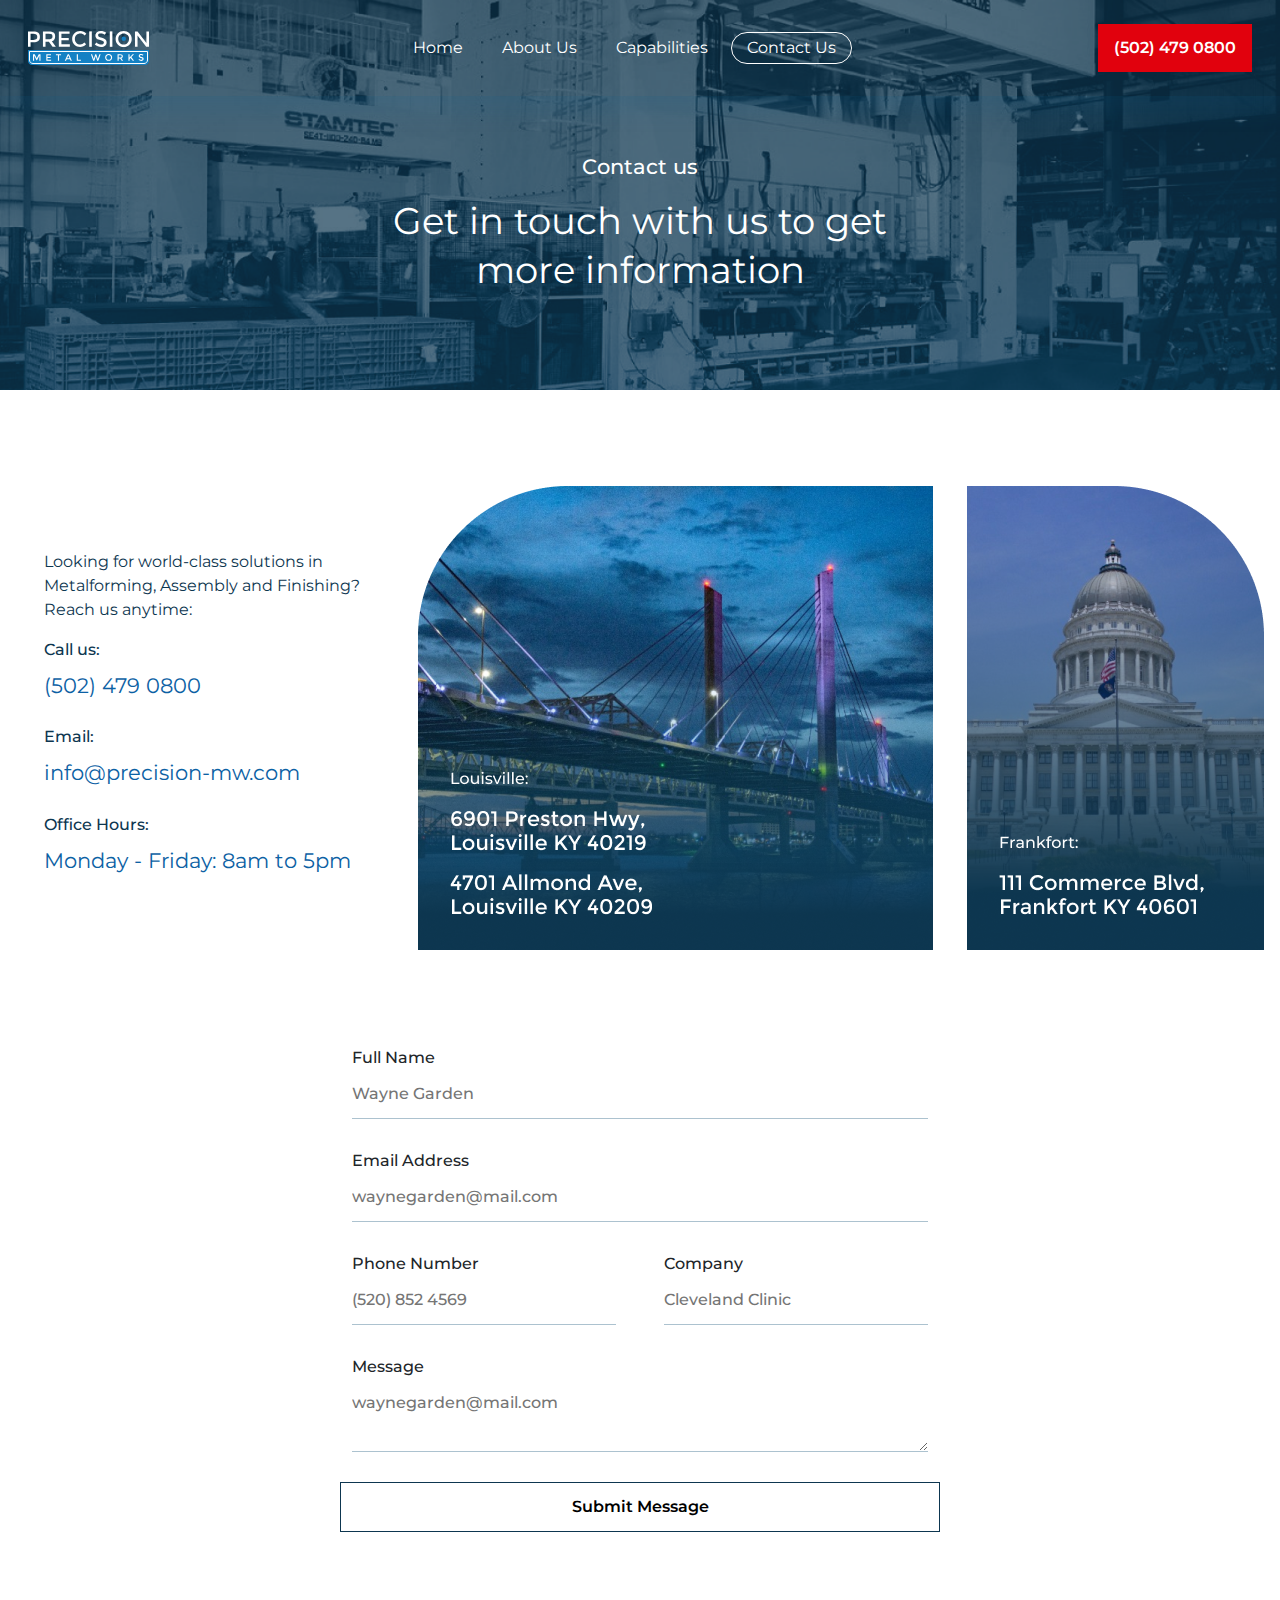
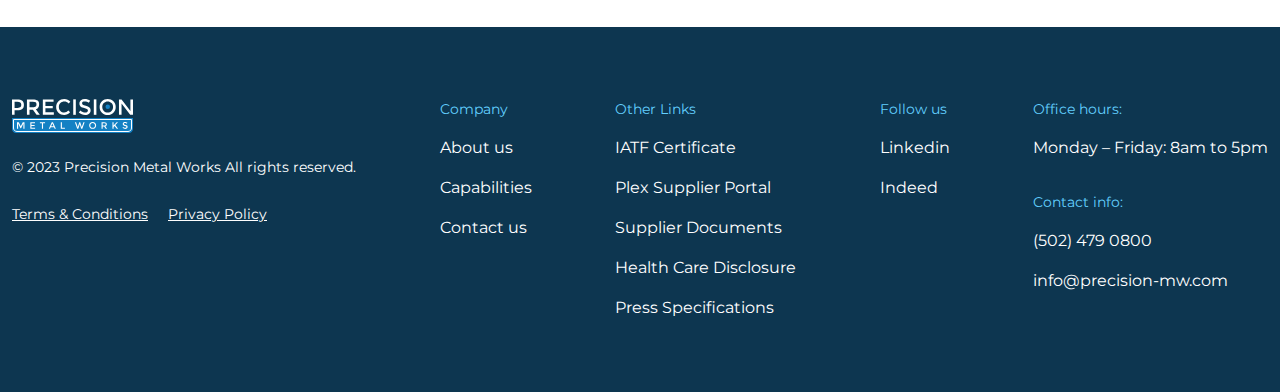
<file: contact.html>
<!DOCTYPE html>
<html lang="en">
<head>
    <meta charset="UTF-8" />
    <meta name="viewport" content="width=device-width, initial-scale=1.0" />
    <title>Precision Metal Works | Contact Us</title>
    <link href="https://fonts.googleapis.com/css2?family=Montserrat:wght@400;500;600;700&display=swap" rel="stylesheet" />
    <link rel="stylesheet" href="./css/bootstrap.min.css" />
    <link rel="stylesheet" href="./css/custom.css" />
    <link rel="stylesheet" href="./css/responsive.css" />
</head>
<body>
    <div class="about-banner">
        <header class="header-area">
            <div class="container">
                <div class="row g-0 align-items-center justify-content-between">
                    <div class="col-lg-auto">
                        <div class="mobile-header"> <a href="index.html" class="logo"> <img src="./img/logo.svg" alt="logo" /> </a> <a href="#mainNavMenu" data-bs-toggle="collapse" class="mobile-bar" onclick="openMobileMenu()"> <span></span> <span></span> <span></span> </a> </div>
                    </div>
                    <div class="col-lg-auto navbar-expand-lg">
                        <nav class="nav-menu collapse navbar-collapse" id="mainNavMenu">
                            <ul>
                                <li> <a href="index.html">Home</a> </li>
                                <li> <a href="about.html">About Us</a> </li>
                                <li> <a href="capabilities.html">Capabilities</a> </li>
                                <li class="current-menu-item"> <a href="contact.html">Contact Us</a> </li>
                                <a href="tel:(502) 479 0800" class="red-bg-btn d-lg-none d-block">(502) 479 0800</a>
                            </ul>
                        </nav>
                    </div>
                    <div class="col-lg-auto d-none d-lg-block"> <a href="tel:(502) 479 0800" class="red-bg-btn">(502) 479 0800</a> </div>
                </div>
            </div>
        </header>

        <!-- Contact-Us -->
        <div class="about-us-banner-content contact-us">
            <div class="container">
                <h5>Contact us</h5>
                <h3>Get in touch with us to get more information</h3>
            </div>
        </div>
    </div>

    <!-- Contact content -->
    <section class="contact-us-sec">
        <div class="container"> 
            <div class="contact-us-content">
                <div class="contact-inner-content">
                    <p>Looking for world-class solutions in Metalforming, Assembly and Finishing? Reach us anytime:</p>
                    <div class="contact-us-info">
                        <h6>Call us:</h6>
                        <a href="tel:(502) 479 0800">(502) 479 0800</a>
                    </div>
                    <div class="contact-us-info">
                        <h6>Email:</h6>
                        <a href="mailto:info@precision-mw.com">info@precision-mw.com</a>
                    </div>
                    <div class="contact-us-info">
                        <h6>Office Hours:</h6>
                        <a href="#">Monday - Friday: 8am to 5pm</a>
                    </div>
                </div>
                <div class="contact-us-right-img">
                    <img src="./img/contact-1.png" alt="">
                    <img src="./img/contact-2.png" alt="">
                </div>
            </div> 
        </div>
    </section>


    <section class="contact-us">
        <div class="container">
            <div class="contact-form">
                <form action="#">
                    <div class="row justify-content-center">
                        <div class="col-12">
                            <div class="form-content">
                                <label for="name">Full Name</label>
                                <input type="text" name="name" id="name" placeholder="Wayne Garden">
                            </div>
                        </div>
                        <div class="col-12">
                            <div class="form-content">
                                <label for="email">Email Address</label>
                                <input type="email" name="email" id="email" placeholder="waynegarden@mail.com">
                            </div>
                        </div>
                        <div class="col-6">
                            <div class="form-content">
                                <label for="number">Phone Number</label>
                                <input type="number" name="number" id="number" placeholder="(520) 852 4569">
                            </div>
                        </div>
                        <div class="col-6">
                            <div class="form-content">
                                <label for="company">Company</label>
                                <input type="text" id="company" placeholder="Cleveland Clinic">
                            </div>
                        </div>
                        <div class="col-12">
                            <div class="form-content">
                                <label for="massage">Message</label>
                                <textarea name="massage" id="massage" placeholder="waynegarden@mail.com"></textarea>
                            </div>
                        </div>
                        <div class="col-12">
                            <div class="form-btn">
                                <button>Submit Message</button>
                            </div>
                        </div>
                    </div>
                </form>
            </div>
        </div>
    </section>


    <!-- Footer area -->
    <footer class="footer-area">
        <div class="container">
            <div class="row justify-content-between g-4">
                <div class="col-lg-auto">
                    <div class="footer-content"> 
                        <a href="index.html" class="footer-logo"><img src="./img/logo.svg" alt=""></a>
                        <p>&copy; 2023 Precision Metal Works All rights reserved.</p> <a href="terms-condition.html" class="footer-link">Terms & Conditions</a> <a href="privacy-policy.html" class="footer-link">Privacy Policy</a>
                    </div>
                </div>
                <div class="col-lg-auto">
                    <div class="footer-content company">
                        <h6>Company</h6>
                        <ul>
                            <li> <a href="about.html">About us</a> </li>
                            <li> <a href="capabilities.html">Capabilities</a> </li>
                            <li> <a href="contact.html">Contact us</a> </li>
                        </ul>
                    </div>
                </div>
                <div class="col-lg-auto">
                    <div class="footer-content other-link">
                        <h6>Other Links</h6>
                        <ul>
                            <li> <a href="./file/IATF.pdf" download >IATF Certificate</a> </li>
                            <li> <a href="http://plex.precision-mw.com/" target="_blank">Plex Supplier Portal</a> </li>
                            <li> <a href="supplier.html">Supplier Documents</a> </li>
                            <li> <a href="./file/HealtcareLink.txt" download >Health Care Disclosure</a> </li>
                            <li> <a href="./file/PressSpecs.pdf" download >Press Specifications</a> </li>
                        </ul>
                    </div>
                </div>
                <div class="col-lg-auto">
                    <div class="footer-content follow-us">
                        <h6>Follow us</h6>
                        <ul>
                            <li> <a href="https://www.linkedin.com/company/precision-mw" target="_blank">Linkedin</a> </li>
                            <li> <a href="https://www.indeed.com/cmp/Precision-Metal-Works/jobs" target="_blank">Indeed</a> </li>
                        </ul>
                    </div>
                </div>
                <div class="col-lg-auto">
                    <div class="footer-content office-hour">
                        <h6>Office hours:</h6>
                        <ul>
                            <li> <a href="#">Monday – Friday: 8am to 5pm</a> </li>
                        </ul>
                        <div class="footer-content contact-info">
                            <h6>Contact info:</h6>
                            <ul>
                                <li> <a href="tel:(502) 479 0800">(502) 479 0800</a> </li>
                                <li> <a href="mailto:info@precision-mw.com">info@precision-mw.com</a> </li>
                            </ul>
                        </div>
                    </div>
                </div>
            </div>
        </div>
    </footer>
    <script src="./js/jquery-3.6.4.min.js"></script>
    <script src="./js/bootstrap.min.js"></script>
    <script src="./js/main.js"></script>
</body>
</html>
</file>
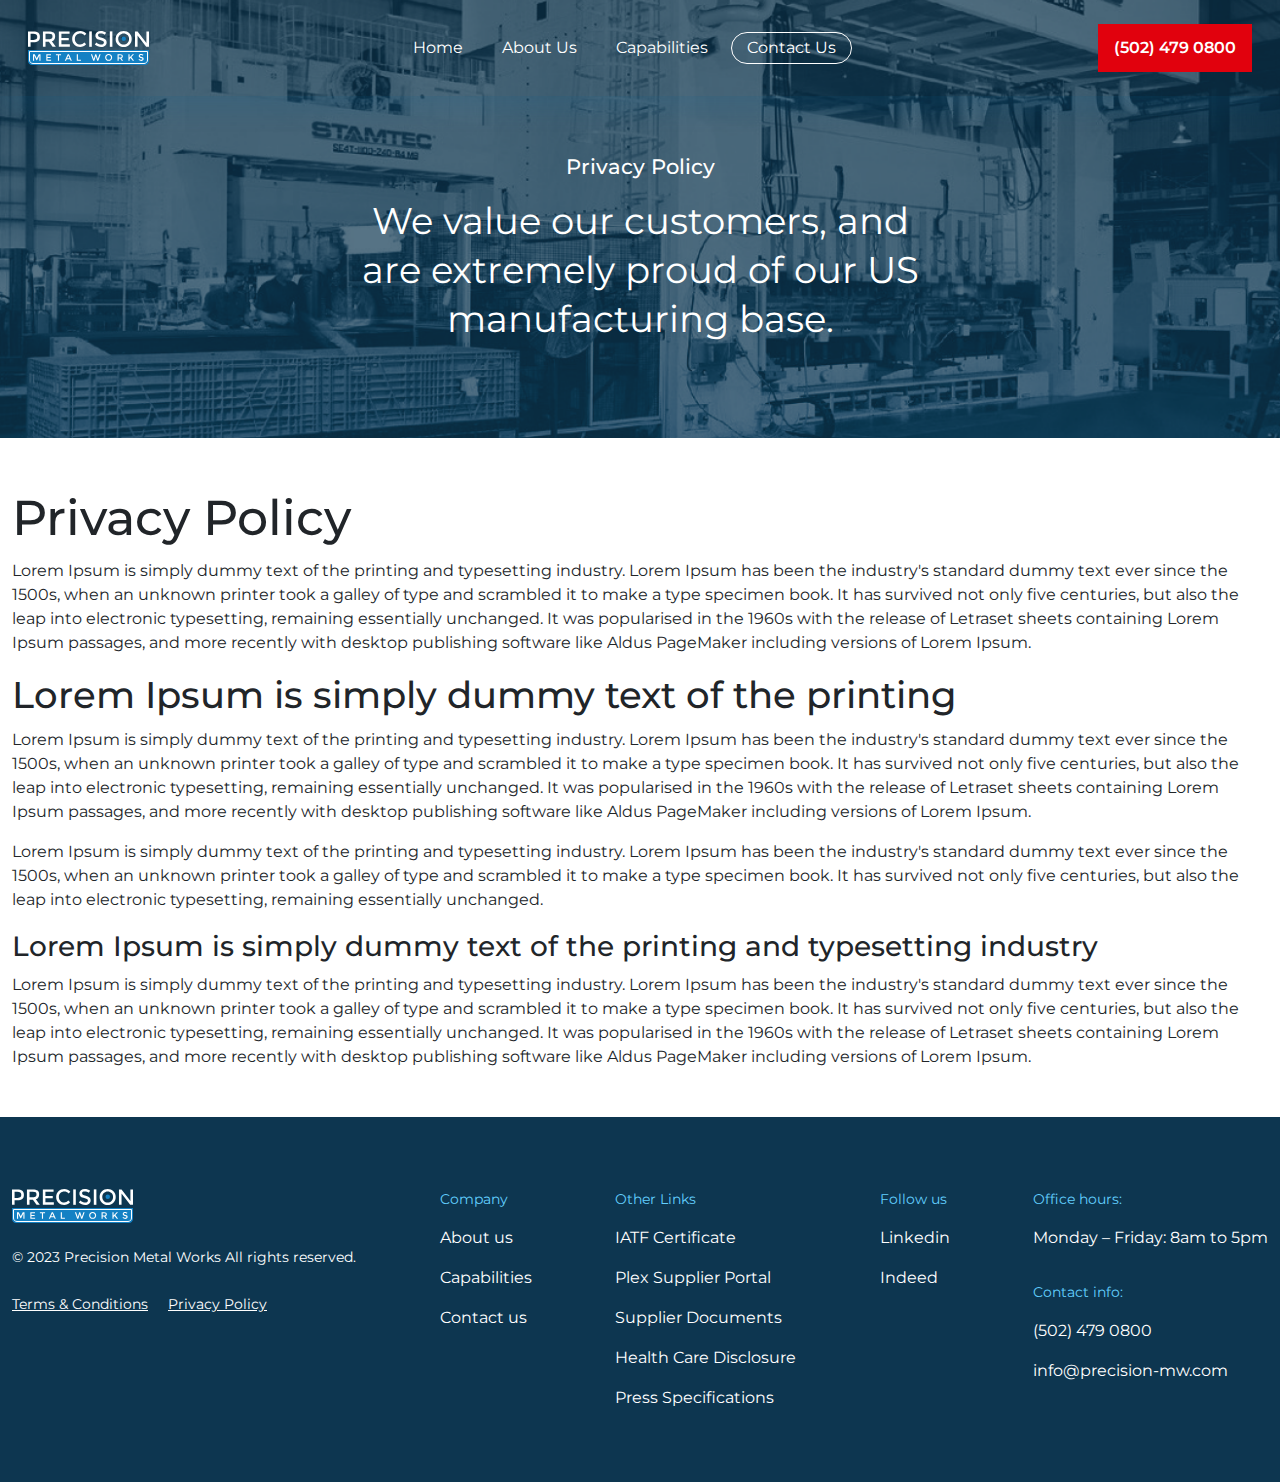
<file: privacy-policy.html>
<!DOCTYPE html>
<html lang="en">
<head>
    <meta charset="UTF-8" />
    <meta name="viewport" content="width=device-width, initial-scale=1.0" />
    <title>Precision Metal Works | Privacy Policy</title>
    <link href="https://fonts.googleapis.com/css2?family=Montserrat:wght@400;500;600;700&display=swap" rel="stylesheet" />
    <link rel="stylesheet" href="./css/bootstrap.min.css" />
    <link rel="stylesheet" href="./css/custom.css" />
    <link rel="stylesheet" href="./css/responsive.css" />
</head>
<body>
    <div class="about-banner">
        <header class="header-area">
            <div class="container">
                <div class="row g-0 align-items-center justify-content-between">
                    <div class="col-lg-auto">
                        <div class="mobile-header"> <a href="index.html" class="logo"> <img src="./img/logo.svg" alt="logo" /> </a> <a href="#mainNavMenu" data-bs-toggle="collapse" class="mobile-bar" onclick="openMobileMenu()"> <span></span> <span></span> <span></span> </a> </div>
                    </div>
                    <div class="col-lg-auto navbar-expand-lg">
                        <nav class="nav-menu collapse navbar-collapse" id="mainNavMenu">
                            <ul>
                                <li> <a href="index.html">Home</a> </li>
                                <li> <a href="about.html">About Us</a> </li>
                                <li> <a href="capabilities.html">Capabilities</a> </li>
                                <li class="current-menu-item"> <a href="contact.html">Contact Us</a> </li>
                                <a href="tel:(502) 479 0800" class="red-bg-btn d-lg-none d-block">(502) 479 0800</a>
                            </ul>
                        </nav>
                    </div>
                    <div class="col-lg-auto d-none d-lg-block"> <a href="tel:(502) 479 0800" class="red-bg-btn">(502) 479 0800</a> </div>
                </div>
            </div>
        </header>

        <!-- Contact-Us -->
        <div class="about-us-banner-content contact-us">
            <div class="container">
                <h5>Privacy Policy</h5>
                <h3>We value our customers, and are extremely proud of our US manufacturing base.</h3>
            </div>
        </div>
    </div>

    <!-- Terms content -->
    <section class="terms-sec py-5">
        <div class="container"> 
            <div class="terms-content">
               <h2>Privacy Policy</h2>
               <p>Lorem Ipsum is simply dummy text of the printing and typesetting industry. Lorem Ipsum has been the industry's standard dummy text ever since the 1500s, when an unknown printer took a galley of type and scrambled it to make a type specimen book. It has survived not only five centuries, but also the leap into electronic typesetting, remaining essentially unchanged. It was popularised in the 1960s with the release of Letraset sheets containing Lorem Ipsum passages, and more recently with desktop publishing software like Aldus PageMaker including versions of Lorem Ipsum.</p>
               
               <h3>Lorem Ipsum is simply dummy text of the printing</h3>
               <p>Lorem Ipsum is simply dummy text of the printing and typesetting industry. Lorem Ipsum has been the industry's standard dummy text ever since the 1500s, when an unknown printer took a galley of type and scrambled it to make a type specimen book. It has survived not only five centuries, but also the leap into electronic typesetting, remaining essentially unchanged. It was popularised in the 1960s with the release of Letraset sheets containing Lorem Ipsum passages, and more recently with desktop publishing software like Aldus PageMaker including versions of Lorem Ipsum.</p>
               <p>Lorem Ipsum is simply dummy text of the printing and typesetting industry. Lorem Ipsum has been the industry's standard dummy text ever since the 1500s, when an unknown printer took a galley of type and scrambled it to make a type specimen book. It has survived not only five centuries, but also the leap into electronic typesetting, remaining essentially unchanged.</p>
               
               <h4>Lorem Ipsum is simply dummy text of the printing and typesetting industry</h4>
               <p>Lorem Ipsum is simply dummy text of the printing and typesetting industry. Lorem Ipsum has been the industry's standard dummy text ever since the 1500s, when an unknown printer took a galley of type and scrambled it to make a type specimen book. It has survived not only five centuries, but also the leap into electronic typesetting, remaining essentially unchanged. It was popularised in the 1960s with the release of Letraset sheets containing Lorem Ipsum passages, and more recently with desktop publishing software like Aldus PageMaker including versions of Lorem Ipsum.</p>
            </div> 
        </div>
    </section>

    <!-- Footer area -->
    <footer class="footer-area">
        <div class="container">
            <div class="row justify-content-between g-4">
                <div class="col-lg-auto">
                    <div class="footer-content"> 
                        <a href="index.html" class="footer-logo"><img src="./img/logo.svg" alt=""></a>
                        <p>&copy; 2023 Precision Metal Works All rights reserved.</p> <a href="terms-condition.html" class="footer-link">Terms & Conditions</a> <a href="privacy-policy.html" class="footer-link">Privacy Policy</a>
                    </div>
                </div>
                <div class="col-lg-auto">
                    <div class="footer-content company">
                        <h6>Company</h6>
                        <ul>
                            <li> <a href="about.html">About us</a> </li>
                            <li> <a href="capabilities.html">Capabilities</a> </li>
                            <li> <a href="contact.html">Contact us</a> </li>
                        </ul>
                    </div>
                </div>
                <div class="col-lg-auto">
                    <div class="footer-content other-link">
                        <h6>Other Links</h6>
                        <ul>
                            <li> <a href="./file/IATF.pdf" download >IATF Certificate</a> </li>
                            <li> <a href="http://plex.precision-mw.com/" target="_blank">Plex Supplier Portal</a> </li>
                            <li> <a href="supplier.html">Supplier Documents</a> </li>
                            <li> <a href="./file/HealtcareLink.txt" download >Health Care Disclosure</a> </li>
                            <li> <a href="./file/PressSpecs.pdf" download >Press Specifications</a> </li>
                        </ul>
                    </div>
                </div>
                <div class="col-lg-auto">
                    <div class="footer-content follow-us">
                        <h6>Follow us</h6>
                        <ul>
                            <li> <a href="https://www.linkedin.com/company/precision-mw" target="_blank">Linkedin</a> </li>
                            <li> <a href="https://www.indeed.com/cmp/Precision-Metal-Works/jobs" target="_blank">Indeed</a> </li>
                        </ul>
                    </div>
                </div>
                <div class="col-lg-auto">
                    <div class="footer-content office-hour">
                        <h6>Office hours:</h6>
                        <ul>
                            <li> <a href="#">Monday – Friday: 8am to 5pm</a> </li>
                        </ul>
                        <div class="footer-content contact-info">
                            <h6>Contact info:</h6>
                            <ul>
                                <li> <a href="tel:(502) 479 0800">(502) 479 0800</a> </li>
                                <li> <a href="mailto:info@precision-mw.com">info@precision-mw.com</a> </li>
                            </ul>
                        </div>
                    </div>
                </div>
            </div>
        </div>
    </footer>
    <script src="./js/jquery-3.6.4.min.js"></script>
    <script src="./js/bootstrap.min.js"></script>
    <script src="./js/main.js"></script>
</body>
</html>
</file>
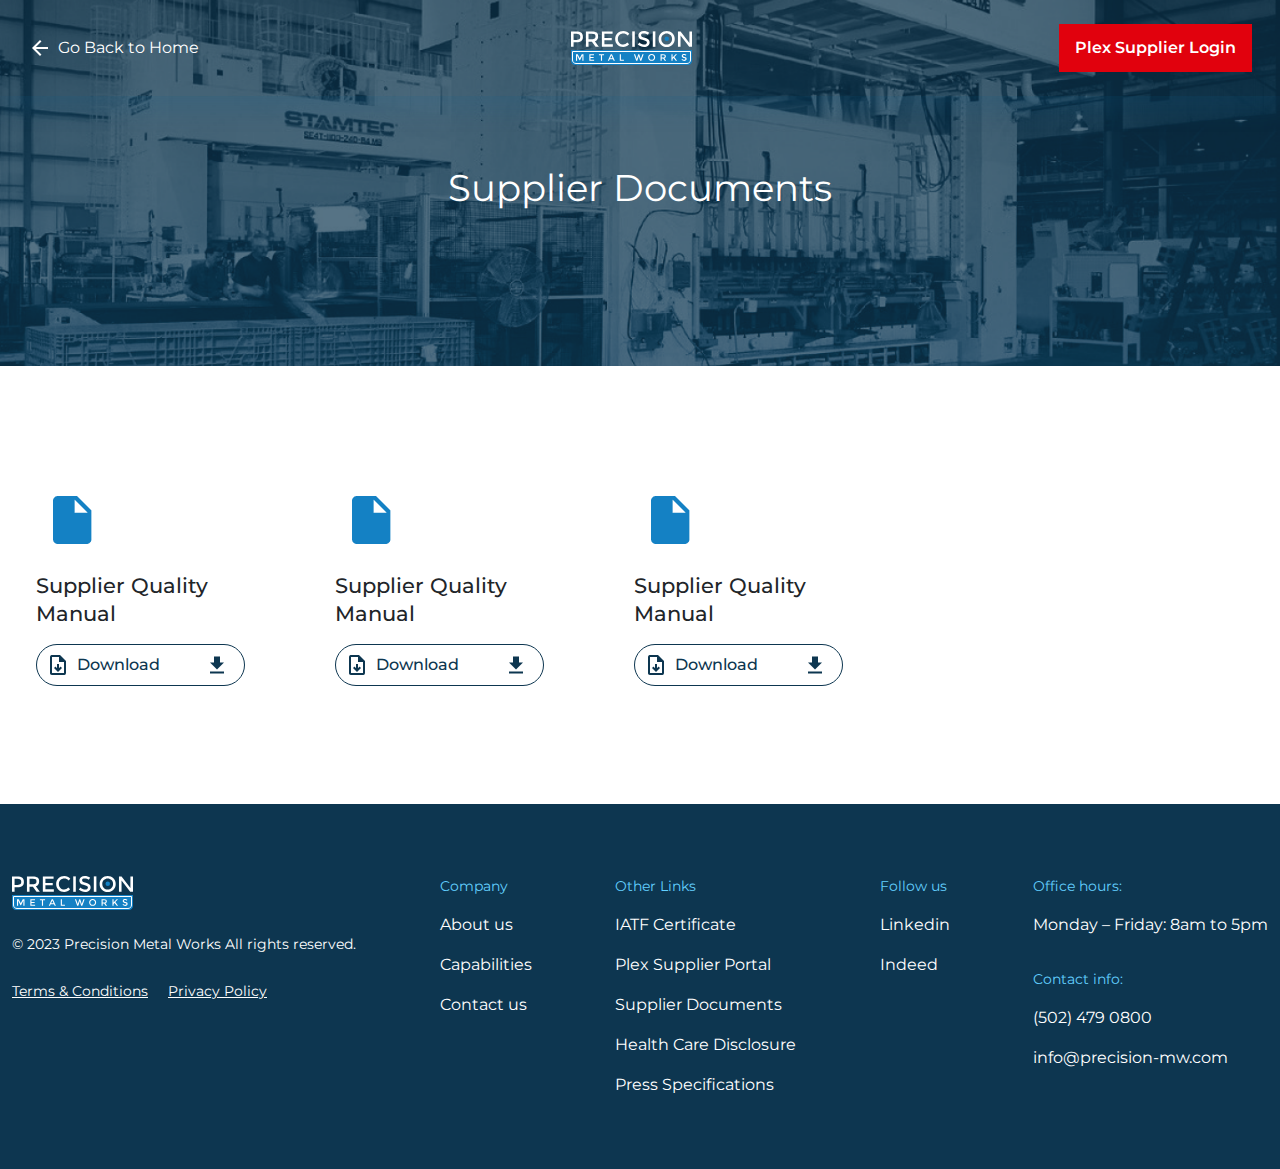
<file: supplier.html>
<!DOCTYPE html>
<html lang="en">
<head>
    <meta charset="UTF-8" />
    <meta name="viewport" content="width=device-width, initial-scale=1.0" />
    <title>Precision Metal Works | Supplier Documents</title>
    <link href="https://fonts.googleapis.com/css2?family=Montserrat:wght@400;500;600;700&display=swap" rel="stylesheet" />
    <link rel="stylesheet" href="./css/bootstrap.min.css" />
    <link rel="stylesheet" href="./css/custom.css" />
    <link rel="stylesheet" href="./css/responsive.css" />
</head>
<body>
    <div class="about-banner">
        <header class="header-area">
            <div class="container">
                <div class="row g-0 align-items-center justify-content-between">
                    <div class="col-lg-auto">
                        <div class="mobile-header"><a class="back-to-home" href="index.html">Go Back to Home</a>
                            <a href="#mainNavMenu" data-bs-toggle="collapse" class="mobile-bar" onclick="openMobileMenu()"> 
                                <span></span> 
                                <span></span> 
                                <span></span> 
                            </a>
                        </div>
                    </div>
                    <div class="col-lg-auto navbar-expand-lg">
                        <nav class="nav-menu collapse navbar-collapse" id="mainNavMenu">
                            <ul class="d-lg-none d-block">
                                <li> <a href="index.html">Home</a> </li>
                                <li> <a href="about.html">About Us</a> </li>
                                <li> <a href="capabilities.html">Capabilities</a> </li>
                                <li> <a href="contact.html">Contact Us</a> </li>
                            </ul>
                            <a href="index.html" class="logo"><img src="./img/logo.svg" alt="logo"/></a>
                        </nav>
                    </div>
                    <div class="col-lg-auto"> <a href="#" class="red-bg-btn">Plex Supplier Login</a> </div>
                </div>
            </div>
        </header>

        <!-- Supplier documents -->
        <div class="about-us-banner-content supplier-documents">
            <div class="container">
                <h3>Supplier Documents</h3>
            </div>
        </div>
    </div>

    <!-- Supplier document file -->
    <section class="supplier-docs-file">
        <div class="container">
            <div class="supplier-docs-content">
                <div class="supplier-docs-inner-content">
                    <img src="./img/supplier-down-white.png" alt="">
                    <h5>Supplier Quality Manual</h5>
                    <div class="supplier-down-btn">
                        <a href="#">Download</a>
                        <img class="supplier-btn-right-img" src="./img/supplier-right-btn-img.png" alt="">
                    </div>
                </div>
                <div class="supplier-docs-inner-content supplier-terms">
                    <img src="./img/supplier-down-white.png" alt="">
                    <h5>Supplier Quality Manual</h5>
                    <div class="supplier-down-btn">
                        <a href="#">Download</a>
                        <img class="supplier-btn-right-img" src="./img/supplier-right-btn-img.png" alt="">
                    </div>
                </div>
                <div class="supplier-docs-inner-content minimum-banding">
                    <img src="./img/supplier-down-white.png" alt="">
                    <h5>Supplier Quality Manual</h5>
                    <div class="supplier-down-btn">
                        <a href="#">Download</a>
                        <img class="supplier-btn-right-img" src="./img/supplier-right-btn-img.png" alt="">
                    </div>
                </div>
            </div>
        </div>
    </section>


    <!-- Footer area -->
    <footer class="footer-area">
        <div class="container">
            <div class="row justify-content-between g-4">
                <div class="col-lg-auto">
                    <div class="footer-content"> 
                        <a href="index.html" class="footer-logo"><img src="./img/logo.svg" alt=""></a>
                        <p>&copy; 2023 Precision Metal Works All rights reserved.</p> <a href="terms-condition.html" class="footer-link">Terms & Conditions</a> <a href="privacy-policy.html" class="footer-link">Privacy Policy</a>
                    </div>
                </div>
                <div class="col-lg-auto">
                    <div class="footer-content company">
                        <h6>Company</h6>
                        <ul>
                            <li> <a href="about.html">About us</a> </li>
                            <li> <a href="capabilities.html">Capabilities</a> </li>
                            <li> <a href="contact.html">Contact us</a> </li>
                        </ul>
                    </div>
                </div>
                <div class="col-lg-auto">
                    <div class="footer-content other-link">
                        <h6>Other Links</h6>
                        <ul>
                            <li> <a href="./file/IATF.pdf" download >IATF Certificate</a> </li>
                            <li> <a href="http://plex.precision-mw.com/" target="_blank">Plex Supplier Portal</a> </li>
                            <li> <a href="supplier.html">Supplier Documents</a> </li>
                            <li> <a href="./file/HealtcareLink.txt" download >Health Care Disclosure</a> </li>
                            <li> <a href="./file/PressSpecs.pdf" download >Press Specifications</a> </li>
                        </ul>
                    </div>
                </div>
                <div class="col-lg-auto">
                    <div class="footer-content follow-us">
                        <h6>Follow us</h6>
                        <ul>
                            <li> <a href="https://www.linkedin.com/company/precision-mw" target="_blank">Linkedin</a> </li>
                            <li> <a href="https://www.indeed.com/cmp/Precision-Metal-Works/jobs" target="_blank">Indeed</a> </li>
                        </ul>
                    </div>
                </div>
                <div class="col-lg-auto">
                    <div class="footer-content office-hour">
                        <h6>Office hours:</h6>
                        <ul>
                            <li> <a href="#">Monday – Friday: 8am to 5pm</a> </li>
                        </ul>
                        <div class="footer-content contact-info">
                            <h6>Contact info:</h6>
                            <ul>
                                <li> <a href="tel:(502) 479 0800">(502) 479 0800</a> </li>
                                <li> <a href="mailto:info@precision-mw.com">info@precision-mw.com</a> </li>
                            </ul>
                        </div>
                    </div>
                </div>
            </div>
        </div>
    </footer>
    <script src="./js/jquery-3.6.4.min.js"></script>
    <script src="./js/bootstrap.min.js"></script>
    <script src="./js/main.js"></script>
</body>
</html>
</file>
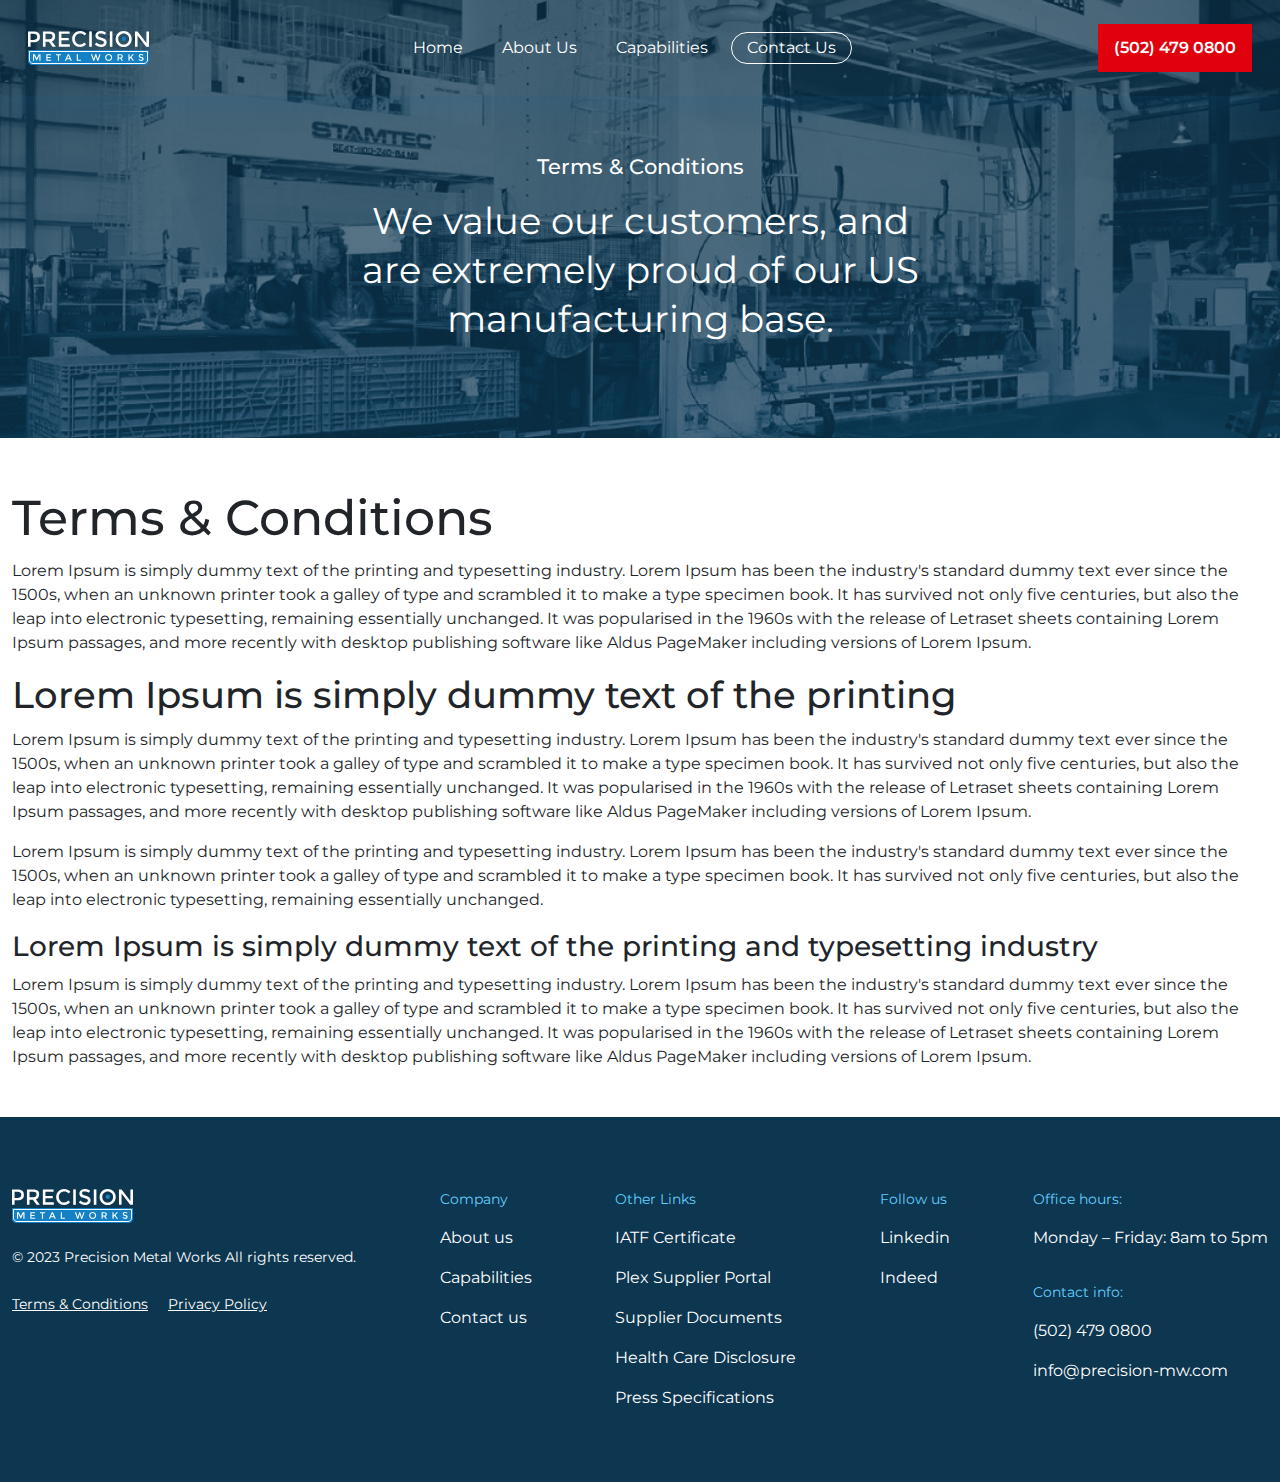
<file: terms-condition.html>
<!DOCTYPE html>
<html lang="en">
<head>
    <meta charset="UTF-8" />
    <meta name="viewport" content="width=device-width, initial-scale=1.0" />
    <title>Precision Metal Works | Terms & Conditions</title>
    <link href="https://fonts.googleapis.com/css2?family=Montserrat:wght@400;500;600;700&display=swap" rel="stylesheet" />
    <link rel="stylesheet" href="./css/bootstrap.min.css" />
    <link rel="stylesheet" href="./css/custom.css" />
    <link rel="stylesheet" href="./css/responsive.css" />
</head>
<body>
    <div class="about-banner">
        <header class="header-area">
            <div class="container">
                <div class="row g-0 align-items-center justify-content-between">
                    <div class="col-lg-auto">
                        <div class="mobile-header"> <a href="index.html" class="logo"> <img src="./img/logo.svg" alt="logo" /> </a> <a href="#mainNavMenu" data-bs-toggle="collapse" class="mobile-bar" onclick="openMobileMenu()"> <span></span> <span></span> <span></span> </a> </div>
                    </div>
                    <div class="col-lg-auto navbar-expand-lg">
                        <nav class="nav-menu collapse navbar-collapse" id="mainNavMenu">
                            <ul>
                                <li> <a href="index.html">Home</a> </li>
                                <li> <a href="about.html">About Us</a> </li>
                                <li> <a href="capabilities.html">Capabilities</a> </li>
                                <li class="current-menu-item"> <a href="contact.html">Contact Us</a> </li>
                                <a href="tel:(502) 479 0800" class="red-bg-btn d-lg-none d-block">(502) 479 0800</a>
                            </ul>
                        </nav>
                    </div>
                    <div class="col-lg-auto d-none d-lg-block"> <a href="tel:(502) 479 0800" class="red-bg-btn">(502) 479 0800</a> </div>
                </div>
            </div>
        </header>

        <!-- Contact-Us -->
        <div class="about-us-banner-content contact-us">
            <div class="container">
                <h5>Terms & Conditions</h5>
                <h3>We value our customers, and are extremely proud of our US manufacturing base.</h3>
            </div>
        </div>
    </div>

    <!-- Terms content -->
    <section class="terms-sec py-5">
        <div class="container"> 
            <div class="terms-content">
               <h2>Terms & Conditions</h2>
               <p>Lorem Ipsum is simply dummy text of the printing and typesetting industry. Lorem Ipsum has been the industry's standard dummy text ever since the 1500s, when an unknown printer took a galley of type and scrambled it to make a type specimen book. It has survived not only five centuries, but also the leap into electronic typesetting, remaining essentially unchanged. It was popularised in the 1960s with the release of Letraset sheets containing Lorem Ipsum passages, and more recently with desktop publishing software like Aldus PageMaker including versions of Lorem Ipsum.</p>
               
               <h3>Lorem Ipsum is simply dummy text of the printing</h3>
               <p>Lorem Ipsum is simply dummy text of the printing and typesetting industry. Lorem Ipsum has been the industry's standard dummy text ever since the 1500s, when an unknown printer took a galley of type and scrambled it to make a type specimen book. It has survived not only five centuries, but also the leap into electronic typesetting, remaining essentially unchanged. It was popularised in the 1960s with the release of Letraset sheets containing Lorem Ipsum passages, and more recently with desktop publishing software like Aldus PageMaker including versions of Lorem Ipsum.</p>
               <p>Lorem Ipsum is simply dummy text of the printing and typesetting industry. Lorem Ipsum has been the industry's standard dummy text ever since the 1500s, when an unknown printer took a galley of type and scrambled it to make a type specimen book. It has survived not only five centuries, but also the leap into electronic typesetting, remaining essentially unchanged.</p>
               
               <h4>Lorem Ipsum is simply dummy text of the printing and typesetting industry</h4>
               <p>Lorem Ipsum is simply dummy text of the printing and typesetting industry. Lorem Ipsum has been the industry's standard dummy text ever since the 1500s, when an unknown printer took a galley of type and scrambled it to make a type specimen book. It has survived not only five centuries, but also the leap into electronic typesetting, remaining essentially unchanged. It was popularised in the 1960s with the release of Letraset sheets containing Lorem Ipsum passages, and more recently with desktop publishing software like Aldus PageMaker including versions of Lorem Ipsum.</p>
            </div> 
        </div>
    </section>

    <!-- Footer area -->
    <footer class="footer-area">
        <div class="container">
            <div class="row justify-content-between g-4">
                <div class="col-lg-auto">
                    <div class="footer-content"> 
                        <a href="index.html" class="footer-logo"><img src="./img/logo.svg" alt=""></a>
                        <p>&copy; 2023 Precision Metal Works All rights reserved.</p> <a href="terms-condition.html" class="footer-link">Terms & Conditions</a> <a href="privacy-policy.html" class="footer-link">Privacy Policy</a>
                    </div>
                </div>
                <div class="col-lg-auto">
                    <div class="footer-content company">
                        <h6>Company</h6>
                        <ul>
                            <li> <a href="about.html">About us</a> </li>
                            <li> <a href="capabilities.html">Capabilities</a> </li>
                            <li> <a href="contact.html">Contact us</a> </li>
                        </ul>
                    </div>
                </div>
                <div class="col-lg-auto">
                    <div class="footer-content other-link">
                        <h6>Other Links</h6>
                        <ul>
                            <li> <a href="./file/IATF.pdf" download >IATF Certificate</a> </li>
                            <li> <a href="http://plex.precision-mw.com/" target="_blank">Plex Supplier Portal</a> </li>
                            <li> <a href="supplier.html">Supplier Documents</a> </li>
                            <li> <a href="./file/HealtcareLink.txt" download >Health Care Disclosure</a> </li>
                            <li> <a href="./file/PressSpecs.pdf" download >Press Specifications</a> </li>
                        </ul>
                    </div>
                </div>
                <div class="col-lg-auto">
                    <div class="footer-content follow-us">
                        <h6>Follow us</h6>
                        <ul>
                            <li> <a href="https://www.linkedin.com/company/precision-mw" target="_blank">Linkedin</a> </li>
                            <li> <a href="https://www.indeed.com/cmp/Precision-Metal-Works/jobs" target="_blank">Indeed</a> </li>
                        </ul>
                    </div>
                </div>
                <div class="col-lg-auto">
                    <div class="footer-content office-hour">
                        <h6>Office hours:</h6>
                        <ul>
                            <li> <a href="#">Monday – Friday: 8am to 5pm</a> </li>
                        </ul>
                        <div class="footer-content contact-info">
                            <h6>Contact info:</h6>
                            <ul>
                                <li> <a href="tel:(502) 479 0800">(502) 479 0800</a> </li>
                                <li> <a href="mailto:info@precision-mw.com">info@precision-mw.com</a> </li>
                            </ul>
                        </div>
                    </div>
                </div>
            </div>
        </div>
    </footer>
    <script src="./js/jquery-3.6.4.min.js"></script>
    <script src="./js/bootstrap.min.js"></script>
    <script src="./js/main.js"></script>
</body>
</html>
</file>
<file: css/custom.css>
:root{
   --white-color: #ffffff;
   --semi-white: #7D93A0;
   --black-color: #000000;
   --semi-black: #212325;
   --red-color: #E1010D;
   --navy-blue: #0D3650;
   --light-blue: #63D0FF;
   --blue-color: #0C61A4;
   --green-color: #33A877;
   --linear-gradient: (91deg, #80D9FF 2.62%, #BDE9FC 99.75%);
   --body-font: 'Montserrat', sans-serif;
}
body{
   font-size: 16px;
   line-height: 1.5;
   font-family: var(--body-font);
   font-weight: 400;
}
a{
   display: inline-block;
   text-decoration: none;
   -webkit-transition: all 0.4s;
   transition: all 0.4s;
}
img{
   max-width: 100%;
   height: auto;
}
ul{
   list-style-type: none;
   padding: 0;
   margin: 0;
}
h1{
   font-size: 86px;
   line-height: 1.33;
   font-weight: 700;
   color: var(--navy-blue);
}
h2{
   font-size: 49px;
}
h2,h3,h4{
   line-height: 1.32;
}
h3{
   font-size: 37px;
}
h4{
   font-size: 28px;
}
h5{
   font-size: 21px;
   line-height: 1.33;
}
h6{
   font-size: 14px;
   line-height: 1.5;
}
h1:last-child,h2:last-child,h3:last-child,h4:last-child,h5:last-child,h6:last-child,p:last-child{
   margin-bottom: 0;
}
.container{
   max-width: 1303px;
}
.red-bg-btn{
   padding: 11px 15px;
   background-color: var(--red-color);
   color: var(--white-color);
   font-weight: 600;
   border: 1px solid transparent;
}
.red-bg-btn:hover{
   background-color: transparent;
   border: 1px solid var(--red-color);
}
.red-btn{
   padding: 11px 15px;
   border-radius: 2px;
   border: 1px solid var(--red-color);
   color: var(--red-color);
   font-weight: 600;
}
.red-btn:hover{
   background-color: var(--red-color);
   color: var(--white-color);
}

.custom-gutter{
   --bs-gutter-x: 32px;
   --bs-gutter-y: 56px;
}

.div-1060{
   max-width: 1060px;
   margin: 0 auto;
}

/* Header Area */
.header-banner{
   background-image: url(../img/precision-banner.png);
   background-repeat: no-repeat;
   background-size: cover;
}
header.header-area {
   padding: 24px 16px;
   box-shadow: 4px 12px 24px 0px rgba(15, 100, 152, 0.15);
}
nav.nav-menu ul {
   width: 100%;
}
nav.nav-menu ul li {
   display: inline-block;
   margin-right: 3px;
}
nav.nav-menu ul li:last-child {
   margin-right: 0;
}
nav.nav-menu ul li a {
   padding: 3px 15px;
   color: var(--white-color);
   border: 1px solid transparent;
   border-radius: 20px;
}
nav.nav-menu ul li a:hover, nav.nav-menu ul li.current-menu-item a {
   border: 1px solid var(--white-color);
}
/* Footer area */
footer.footer-area{
   padding: 72px 0;
   background-color: var(--navy-blue);
   color: var(--white-color);
}
.footer-content p {
   color: var(--white-color);
   font-size: 14px;
   margin: 24px 0;
}
.footer-content a.footer-link {
   font-size: 14px;
   text-decoration: underline;
   color: var(--white-color);
   margin-right: 16px;
}
.footer-content a.footer-link:last-child {
   margin-right: 0;
}
.footer-content h6 {
   color: var(--light-blue);
   margin-bottom: 16px;
   font-weight: 400;
}
.footer-content ul li:not(li:last-child) {
   margin-bottom: 16px;
}
.footer-content ul li a {
   color: var(--white-color);
}
.footer-content.contact-info {
   margin-top: 32px;
}

/* Banner-area */
.banner-area {
   padding-top: 175px;
}
.banner-content {
   max-width: 735px;
   margin-bottom: 100px;
   color: var(--white-color);
}
.banner-content h2 {
   margin-bottom: 24px;
}
.banner-content h5 {
   font-weight: 400;
   max-width: 492px;
}
.banner-service-content {
   min-height: 185px;
   color: var(--white-color);
   display: flex;
   justify-content: space-between;
   align-items: center;
   padding: 48px 32px;
}
.banner-service-content h4 {
   font-weight: 400;
   margin-bottom: 0;
}
.automotive-metalforming {
   background-color: var(--navy-blue);
}
.industrial-metalforming {
   background-color: var(--blue-color);
}
.appliance-metalforming {
   background-color: var(--white-color);
   color: var(--navy-blue);
   border: 1px solid #D8D8D8;
}
/* Details-area */
section.details-area {
   padding: 95px 0;
}
.details-inner-content h1 {
   margin-bottom: 0;
}
.details-inner-content h5 {
   font-weight: 400;
}
.founded-details{
   position: relative;
   padding: 0 32px;
}
.founded-details::after {
   content: '';
   background: radial-gradient(50% 50% at 50% 50%, #63D0FF 0%, rgba(99, 208, 255, 0.00) 100%);
   position: absolute;
   top: 0;
   right: -32px;
   width: 2px;
   height: 100%;
}

/* About Us */
section.about-us {
   margin: 0 33px 98px;
   border-radius: 0px 0px 150px 0px;
   background-color: #E4EEF3;
   padding: 44px 0 74px;
}
.about-left-img {
   position: relative;
}
.about-short-img {
   position: absolute;
   bottom: -30px;
   right: 0;
}
.about-right-content {
   max-width: 624px;
   padding: 0 64px;
}
.about-right-content h5 {
   color: var(--blue-color);
   margin-bottom: 16px;
   font-weight: 400;
}
.about-right-content h4 {
   color: var(--navy-blue);
   margin-bottom: 16px;
   font-weight: 400;
}
.about-right-content p {
   color: var(--semi-black);
   margin-bottom: 16px;
}
.about-right-content .red-btn {
   margin-top: 16px;
}

/* Capabilities section */
section.capabilities-section {
   background-color: #F8FAFA;
   background-image: url(../img/capabilities-bg.jpg);
   background-size: cover;
   background-position: top left;
   padding-top: 66px;
   padding-bottom: 95px;
}
.capabilities-content {
   margin-bottom: 100px;
}
.capabilities-desc {
   max-width: 515px;
   margin-left: auto;
}
.capabilities-desc h4 {
   font-weight: 400;
   color: var(--navy-blue);
}
.capabilities-list h5 {
   color: var(--navy-blue);
   font-weight: 600;
   position: relative;
   padding-bottom: 8px;
   margin-bottom: 0;
}
.capabilities-list h5::after {
   content: '';
   position: absolute;
   bottom: 0;
   left: 0;
   width: 160px;
   height: 2px;
   background-color: var(--light-blue);
}
.capabilities-list ul{
   margin-top: 32px;
}
.capabilities-list ul li {
   background-image: url(../img/checkbox.svg);
   background-repeat: no-repeat;
   padding-left: 28px;
   background-position: left center;
   margin-bottom: 12px;
   font-weight: 500;
   color: var(--navy-blue);
}


/* ABOUT US PAGE */
.about-banner{
   background-image: url(../img/about-banner.png);
   background-repeat: no-repeat;
   background-size: cover;
}
.about-us-banner-content {
   max-width: 835px;
   margin: 0 auto;
   text-align: center;
   color: var(--white-color);
   padding-top: 57px;
   padding-bottom: 153px;
}
.about-us-banner-content h5 {
   font-weight: 500;
   margin-bottom: 16px;
}
.about-us-banner-content h3{
   font-weight: 400;
}

/* History Section */
section.history-section {
   padding: 112px 0;
   background: radial-gradient(61.61% 66.25% at 100% 0%, #13567E 0%, #092B3F 100%);
   color: var(--white-color);
}
.history-heading h1 {
   color: var(--white-color);
}
.history-desc {
   max-width: 620px;
}
.history-desc h5 {
   font-weight: 500;
}
ul.nav.history-nav {
   margin: 112px 0;
   display:flex;
   justify-content:space-between;
}
ul.nav.history-nav li a {
   font-weight: 600;
   font-size: 28px;
   line-height: 1.32;
   color: var(--semi-white);
}
ul.nav.history-nav li a.active {
   color: var(--white-color);
}
.left-content {
   max-width: 730px;
   padding: 48px;
}
.left-content h5 {
   font-weight: 400;
}

/* Our Values */
section.our-values {
   padding-top: 70px;
   padding-bottom: 160px;
   position: relative;
}
section.our-values:after {
   content: '';
   background: #E4EEF3;
   width: calc(calc(calc(100% - 1280px) / 2) + 190px);
   height: calc(100% - 280px);
   border-radius: 0px 0px 0px 150px;
   position: absolute;
   top: 185px;
   right: 0;
   z-index: -1;
}
section.our-values h1 {
   margin-bottom: 64px;
}
.our-value-content {
   display: flex;
   margin-bottom: 48px;
   gap: 32px;
}
.our-value-check {
   width: 56px;
   height: 56px;
   border-radius: 16px 0px;
   background: #0C61A4;
   box-shadow: 8px 8px 32px 0px rgba(13, 54, 80, 0.16);
   display: flex;
   justify-content: center;
   align-items: center;
   line-height: 1;
}
.our-value-inner-content {
   width: calc(100% - 88px);
}
.our-value-inner-content h3 {
   font-weight: 600;
   color: var(--navy-blue);
   margin-bottom: 12px;
}
.our-value-content:last-child {
   margin-bottom: 0;
}
.our-value-inner-content p {
   color: var(--navy-blue);
   font-weight: 500;
}
.value-img-content {
   display: flex;
   flex-wrap: wrap;
   gap: 32px;
}
.value-img-content > img:first-child {
   width: 100%;
}
.value-img-content img:not(img:first-child) {
   width: calc(50% - 16px);
}

/* Fundamental section */
section.fundamental-sec {
   padding: 112px 0;
   background: var(--Gradient-Light-Blue, linear-gradient(180deg, #E4EEF3 0%, #EEF9FF 100%));
}
.fundamental-heading {
   text-align: center;
   margin-bottom: 64px;
}
.fundamental-heading h2 {
   font-weight: 600;
   font-style: italic;
   color: var(--navy-blue);
}
.fundamental-content {
   max-width: 595px;
   padding-left: 24px;
   position: relative;
   margin-bottom: 48px;
}
.fundamental-content:before {
   position: absolute;
   top: 0;
   left: 0;
   content: '';
   width: 2px;
   background: radial-gradient(50% 50% at 50% 50%, #0C61A4 0%, rgba(12, 97, 164, 0.00) 100%);
   height: 326px;
}
.fundamental-content h3 {
   font-weight: 600;
   color: var(--navy-blue);
}
.fundamental-content p {
   font-weight: 500;
   color: var(--navy-blue);
   margin-bottom: 0;
}
span.fund-icon {
   border-radius: 4px 0px;
   background-color: #1481C4;
   width: 16px;
   height: 16px;
   display: block;
   margin: 48px 0;
}
.fundamental-list ul li {
   padding-left: 13px;
   position: relative;
}
.fundamental-list ul li:before {
   content: '';
   position: absolute;
   top: 50%;
   transform: translateY(-50%);
   left: 0;
   width: 3px;
   height: 3px;
   background-color: var(
   --navy-blue);
   border-radius: 30px;
}


/* Our Certificate */
section.our-certificate {
   padding-top: 96px;
}
.our-certificate-content {
   display: flex;
   align-items: center;
   justify-content: center;
}
.our-certificate-content img {
   margin-right: 33px;
}
.our-certificate-content h3 {
   color: var(--navy-blue);
   margin-bottom: 24px;
   font-weight: 600;
}


/* CAPABILITIES PAGE */
.capabilities-details {
   padding-top: 60px;
   padding-bottom: 120px;
}
.cap-details-content {
   display: flex;
   justify-content: center;
}
.cap-details-inner-content {
   margin-right: 64px;
   color: var(--white-color);
}
.cap-details-inner-content:last-child {
   margin-right: 0;
}
.cap-details-inner-content h1 {
   color: var(--white-color);
}
.cap-details-inner-content h5 {
   font-weight: 400;
}

/* Total Presses */
section.total-presses-sec {
   padding: 96px 0;
}
.total-presses-heading {
   max-width: 480px;
   margin: 0 auto 50px;
   position: relative;
}
.total-presses-heading h4 {
   color: var(--navy-blue);
   font-weight: 600;
}
.total-presses-heading span {
   position: absolute;
   top: -15px;
   right: -12px;
}
.total-press {
   padding: 32px;
   margin-right: 24px;
   border-radius: 23px 0px 24px 0px;
   background: #E4EEF3;
}
.total-press h1 {
   margin-bottom: 0;
}
.total-press h5 {
   font-weight: 700;
}
.progressive-content {
   padding: 16px;
   border-right: 1px solid #D9D9D9;
}
.progressive-content h1 {
   margin-bottom: 0;
   font-weight: 500;
}
.progressive-content h5 {
   color: var(--navy-blue);
   font-weight: 500;
   margin-bottom: 0;
}
.progressive-content p {
   font-weight: 500;
   color: var(--navy-blue);
}
a.download-press-btn.red-btn {
   padding: 12px 16px 12px 36px;
   background-image: url(../img/press-list-red.png);
   background-repeat: no-repeat;
   background-position: center left 10px;
}
a.download-press-btn.red-btn:hover {
   background-image: url(../img/press-list-white.png);
}
/* Market we serve */
.market-gallery {
   display: flex;
   justify-content: center;
   padding-top: 95px;
   padding-bottom: 98px;
}
section.market-we-serve h1 {
   margin-bottom: 55px;
}
.gallery-first {
   margin-right: 30px;
}
.gallery-dual {
   display: flex;
   flex-direction: column;
}
.gallery-dual img:first-child {
   margin-bottom: 30px;
}

/* Parts we made */
.parts-we-made-nav ul.history-nav {
   margin-top: 40px;
   margin-bottom: 72px;
}
.parts-we-made-nav ul.nav.history-nav li a {
   font-size: 28px;
   font-weight: 600;
}
.parts-we-made-nav ul.history-nav li a.active {
   color: var(--navy-blue);
}
.parts-gallery {
   border-radius: 0px 0px 150px 0px;
   border-radius: 0px 0px 150px 0px;
   background: linear-gradient(136deg, #E4EEF3 0%, rgba(228, 238, 243, 0.00) 97.66%);
}
.parts-gallery img {
   width: 406px;
   height: 406px;
}




/* Call Us */
section.call-us{
   padding: 95px 0;
   text-align: center;
}
.call-us-content {
   background-image: url(../img/call-us-bg.png);
   background-repeat: no-repeat;
   background-size: cover;
   background-position: center center;
   padding-top: 76px;
   padding-bottom: 80px;
   border-radius: 150px 0;
}
.call-us-content h5 {
   font-weight: 600;
   color: var(--white-color);
}
.call-us-content a {
   font-size: 64px;
   font-weight: 700;
   color: #BDEAFD;
}
.call-us-content h2 img {
   margin-left: 24px;
   position: relative;
   top: -6px;
}

/* Contact Us PAGE */
section.contact-us-sec{
   padding: 96px 0;
}
.contact-us {
   max-width: 624px;
   margin: 0 auto;
   padding-bottom: 95px;
}
.contact-us-content {
   display: flex;
}
.contact-us-right-img img{
   border-radius: 150px, 0px, 0px, 0px;
}
.contact-us-right-img img:first-child {
   margin-right: 30px;
}
.contact-inner-content {
   max-width: 406px;
   padding: 64px 32px 32px;
}
.contact-us-info {
   margin-bottom: 24px;
}
.contact-us-info:not(:last-child) {
   margin-bottom: 24px;
}
.contact-inner-content p {
   color: var(--navy-blue);
}
.contact-us-info h6 {
   font-weight: 500;
   color: var(--navy-blue);
   font-size: 16px;
}
.contact-us-info a {
   color: var(--blue-color);
   font-size: 21px;
}
.form-content {
   display: flex;
   flex-direction: column;
   margin-bottom: 30px;
   padding: 0 12px;
}
.form-content label {
   font-weight: 500;
}
.form-content input, .form-content textarea {
   border: none;
   font-weight: 500;
   padding: 12px 0;
   border-bottom: 1px solid #ACC2CF;
}
.form-content input.error, .form-content textarea.error {
   border-bottom: 1px solid red;
}
p.required-msg {
    color: red;
    font-size: 12px;
    margin-top: 5px;
}
.form-content input, textarea:focus {
   outline: none;
}
.form-btn button {
   width: 100%;
   padding: 12px 0px;
   background-color: transparent;
   border: 1px solid var(--navy-blue);
   font-weight: 600;
}
/* SUPPLIER PAGE */
a.back-to-home  {
   background-image: url(../img/left-arrow.png);
   background-repeat: no-repeat;
   background-position: center left;
   padding-left: 30px;
   color: var(--white-color);
}
.supplier-documents {
   padding-top: 68px;
}
section.supplier-docs-file {
   padding: 94px 0;
}
.supplier-docs-content {
   display: flex;
   gap: 42px;
}
.supplier-docs-inner-content {
   max-width: 257px;
   padding: 24px;
   border-radius: 0px 0px 40px 0px;
}
.supplier-docs-inner-content:hover{
   background-color: #E4EEF3;
   transition: 0.4s;
}
.supplier-terms, .minimum-banding {
   background-color: transparent;
}
.supplier-docs-inner-content img {
   margin-bottom: 16px;
}
.supplier-docs-inner-content h5 {
   margin-bottom: 16px;
}
.supplier-down-btn {
   padding: 8px 20px 8px 40px;
   border-radius: 24px;
   border: 1px solid #0D3650;
   background-image: url(../img/supplier-btn-left.png);
   background-repeat: no-repeat;
   background-position: center left 13px;
   display: flex;
   align-items: center;
   justify-content: space-between;
}
img.supplier-btn-right-img {
   margin-bottom: 0;
}
.supplier-down-btn a {
   color: var(--navy-blue);
   font-weight: 500;
}
</file>
<file: css/responsive.css>
@media screen and (max-width:1199px){
    section.our-values:after {
        display: none;
    }
    .contact-us-right-img img:first-child {
        margin-right: 0;
    }
}
@media screen and (max-width:991px){
    .custom-gutter {
        --bs-gutter-x: 20px;
        --bs-gutter-y: 45px;
    }
    h1{
        font-size: 64px;
    }
    h5{
        font-size: 18px;
    }
    header.header-area{
        padding: 24px 0;
    }
    a.logo {
        position: relative;
        z-index: 999;
    }
    .mobile-header{
        display: flex;
        align-items: center;
        justify-content: space-between;
    }
    a.mobile-bar {
        width: 40px;
        height: 30px;
        padding: 2px 0;
        display: flex;
        flex-direction: column;
        justify-content: space-between;
        z-index: 9;
    }
    a.mobile-bar span {
        width: 100%;
        height: 5px;
        display: block;
        background-color: var(--white-color);
        border-radius: 3px;
        position: relative;
        transition: all 0.33s;
    }
    body.mobile-menu-open a.mobile-bar span:first-child {
        transform: rotate(-48deg);
        top: 11px;
    }
    body.mobile-menu-open a.mobile-bar span:last-child {
        transform: rotate(48deg);
        top: -10px;
    }
    body.mobile-menu-open a.mobile-bar span:nth-child(2) {
        opacity: 0;
    }
    nav.nav-menu ul {
        display: block;
        text-align: center;
        padding: 90px 20px 20px;
        background-color: var(--navy-blue);
        transition: all 0.33s;
    }
    nav.nav-menu ul li {
        display: block;
        margin-bottom: 14px;
    }
    nav.nav-menu ul li:not(li:last-child) {
        margin-right: 0;
    }
    nav.nav-menu {
        position: absolute;
        top: 0;
        left: 0;
        width: 100%;
    }
    nav.nav-menu ul li a {
        color: var(--white-color);
        
    }
    footer.footer-area {
        padding: 35px 0;
    }
    .footer-content ul li:not(li:last-child) {
        margin-bottom: 10px;
    }
    .footer-content h6 {
        margin-bottom: 12px;
    }
    .footer-content.contact-info {
        margin-top: 20px;
    }
    .banner-area {
        padding-top: 70px;
    }
    .banner-service-content {
        flex-direction: column;
        align-items: start;
        padding: 25px 20px;
    }
    .banner-service-content h4 {
        margin-bottom: 20px;
    }
    section.details-area {
        padding: 70px 0;
    }
    .details-inner-content {
        margin-bottom: 22px;
    }
    .founded-details {
        padding: 0;
    }
    .founded-details::after {
        display: none;
    }
    section.about-us {
        margin: 0 0 44px;
        border-radius: 0 0 70px 0;
        padding-bottom: 44px;
    }
    .about-right-content {
        padding: 0 15px;
    }
    .about-right-content h5,.about-right-content h4,.about-right-content p {
        margin-bottom: 10px;
    }
    section.capabilities-section {
        padding-bottom: 70px;
    }
    .capabilities-content {
        margin-bottom: 70px;
    }
    /* About us page */
    .about-us-banner-content {
        padding: 50px 0;
    }
    section.history-section {
        padding: 70px 0;
    }
    .history-heading {
        margin-bottom: 30px;
    }
    ul.nav.history-nav {
        margin: 70px 0;
    }
    .left-content {
        padding: 10px;
    }
    section.our-values {
        padding: 70px 0;
    }
    section.fundamental-sec {
        padding: 70px 0;
    }
    span.fund-icon {
        margin: 20px 0;
    }
    section.our-certificate {
        padding-top: 70px;
    }
    section.total-presses-sec {
        padding: 70px 0;
    }
    .market-gallery {
        padding: 70px 0;
    }
    .parts-we-made-nav ul.history-nav {
        margin: 40px 0;
    }
    .parts-gallery img {
        height: 30vw;
    }
    .call-us-content h2 {
        font-size: 42px;
    }
    .call-us-content h2 img {
        margin-left: 16px;
        top: -3px;
        width: 24px;
    }

}

@media screen and (max-width:767px) {
    h1 {
        font-size: 52px;
    }
    h3 {
        font-size: 30px;
    }
    .call-us-content h2 {
        font-size: 48px;
    }
    .custom-gutter {
        --bs-gutter-x: 10px;
        --bs-gutter-y: 20px;
    }    
    .banner-area {
        padding-top: 35px;
        padding-bottom: 12px;
    }
    .banner-content {
        margin-bottom: 60px;
    }
    .banner-service-content {
        min-height: 135px;
    }
    .banner-service-content {
        flex-direction: row;
        align-items: center;
    }
    .left-content {
        padding: 0;
        margin-bottom: 40px;
    }
    section.our-values:after {
        display: none;
    }
    section.our-values h1 {
        margin-bottom: 30px;
    }
    section.details-area {
        padding: 40px 0;
    }
    .about-left-img {
        margin-bottom: 50px;
    }
    .about-short-img {
        max-width: 100px;
    }
    .our-certificate-content {
        flex-direction: column;
        align-items: start;
    }
    .our-certificate-content img {
        margin-right: 0;
        margin-bottom: 18px;
    }
    section.capabilities-section {
        padding: 50px 0;
    }
    .capabilities-heading {
        margin-bottom: 15px;
    }
    .capabilities-content {
        margin-bottom: 50px;
    }
    .capabilities-desc {
        margin-left: 0;
    }
    .capabilities-list ul {
        margin-top: 18px;
    }
    section.call-us {
        padding: 40px 0;
    }
    .cap-details-inner-content {
        margin-right: 40px;
    }
    .progressive-content {
        padding: 5px;
    }
    .total-press {
        margin-right: 0;
        padding: 20px;
    }
    .parts-we-made-nav ul.nav.history-nav li a {
        font-size: 22px;
        padding: 5px;
    }
    .parts-gallery img {
        height: 35vw;
    }
    .call-us-content {
        padding: 30px 15px;
        border-radius: 55px 0;
    }
    .call-us-content h5 {
        font-size: 16px;
    }
    .call-us-content h2 {
        font-size: 20px;
    }
    .call-us-content h2 img {
        margin-left: 8px;
        width: 14px;
        top: -2px;
    }


}

@media screen and (max-width:575px) {
    h1 {
        font-size: 36px;
    }
    h2 {
        font-size: 36px;
    }
    .our-value-box {
        padding: 0 0 24px 0;
    }
    .capabilities-details {
        padding-top: 40px;
        padding-bottom: 70px;
    }
    .cap-details-content {
        flex-wrap: wrap;
        justify-content: start;
    }
    .cap-details-inner-content:not(:last-child) {
        margin-bottom: 40px;
    }
    .total-press {
        text-align: center;
    }
    .progressive-content {
        text-align: center;
        border-right: 0;
        border-bottom: 1px solid #D9D9D9;
        margin-bottom: 20px;
        padding-bottom: 10px;
    }
    .progressive-content:last-child{
        margin-bottom: 0;
    }
    .parts-we-made-nav ul.nav.history-nav li a {
        font-size: 18px;
    }
    .parts-gallery img {
        height: 52vw;
    }
    .value-img-content {
        display: flex;
        flex-wrap: wrap;
        gap: 16px;
    }
    .our-value-content {
        margin-bottom: 32px;
        gap: 16px;
    }
    .our-value-inner-content {
        width: calc(100% - 72px);
     }
    
}

@media screen and (max-width:475px) {
    .capabilities-details {
        padding-top: 10px;
    }
    .cap-details-content {
        flex-direction: column;
    }
    .cap-details-inner-content:not(:last-child) {
        margin-bottom: 20px;
        margin-right: 0;
    }

}
</file>
